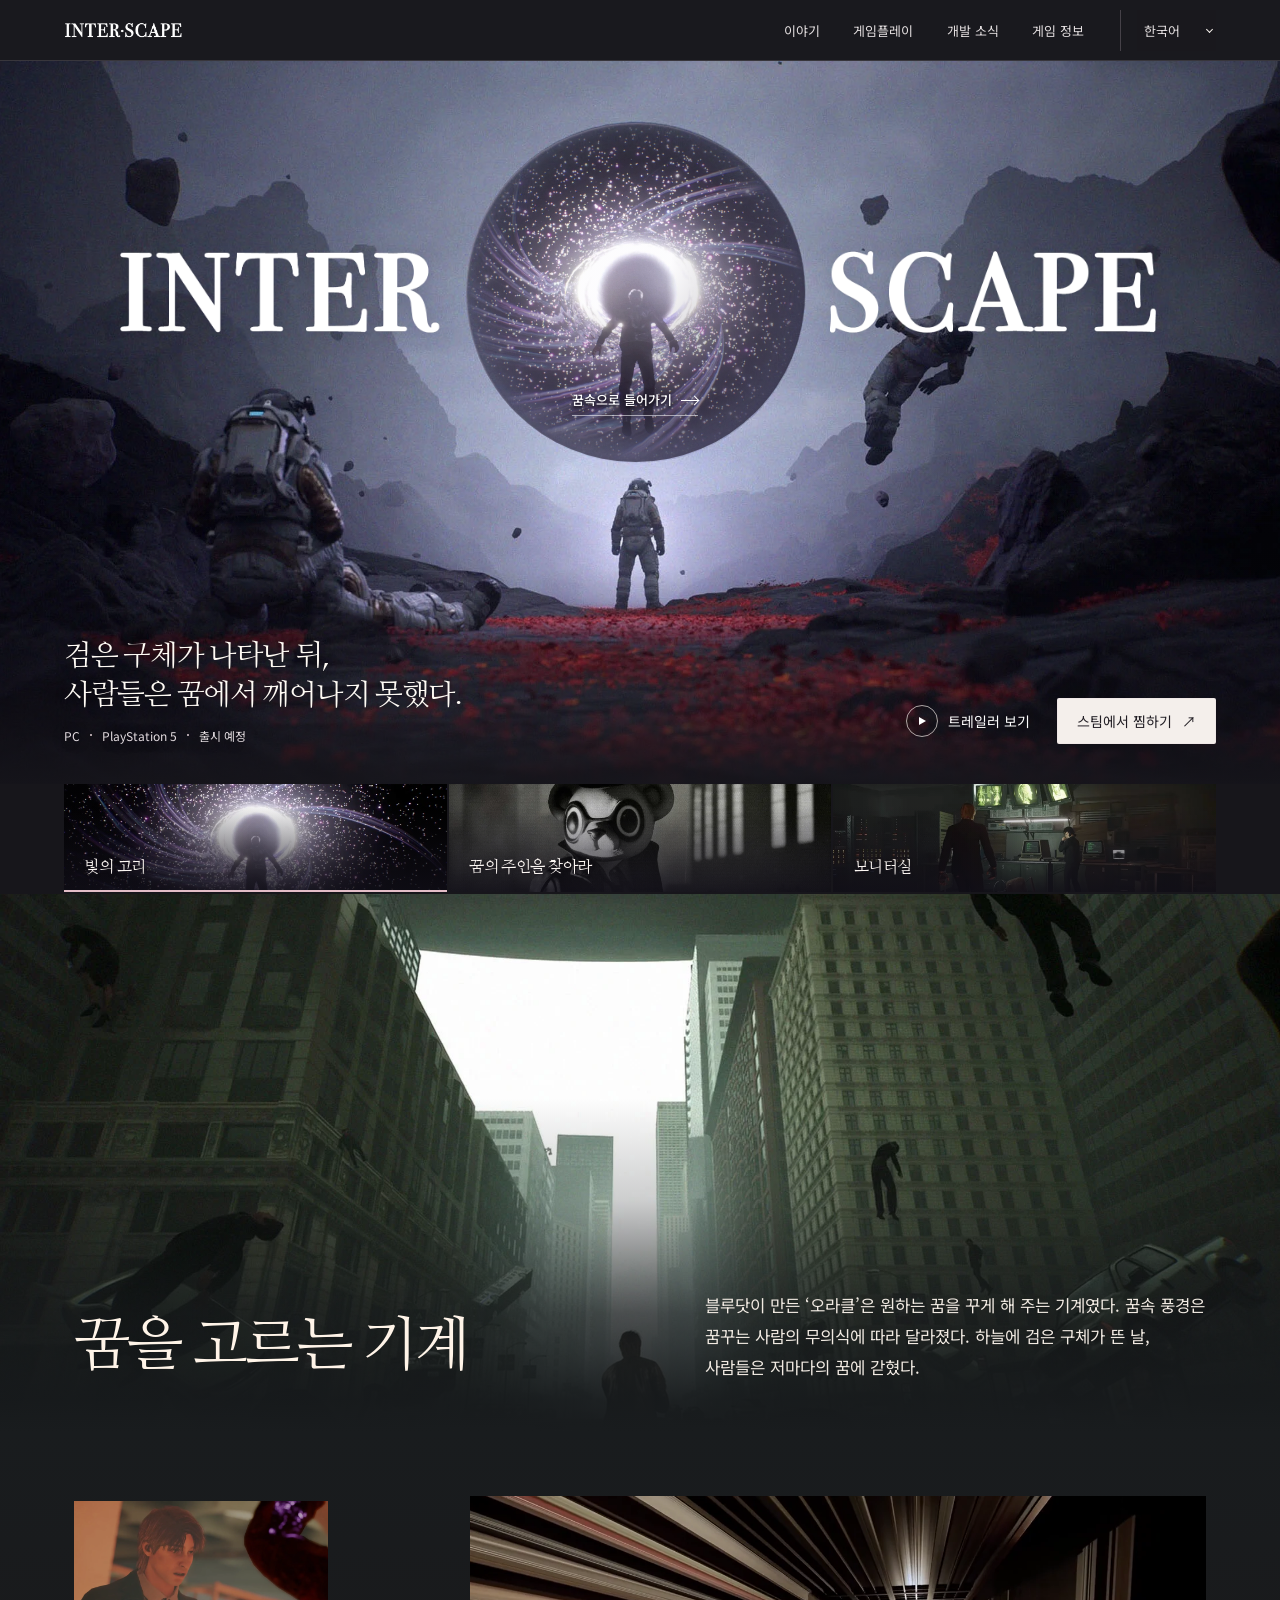
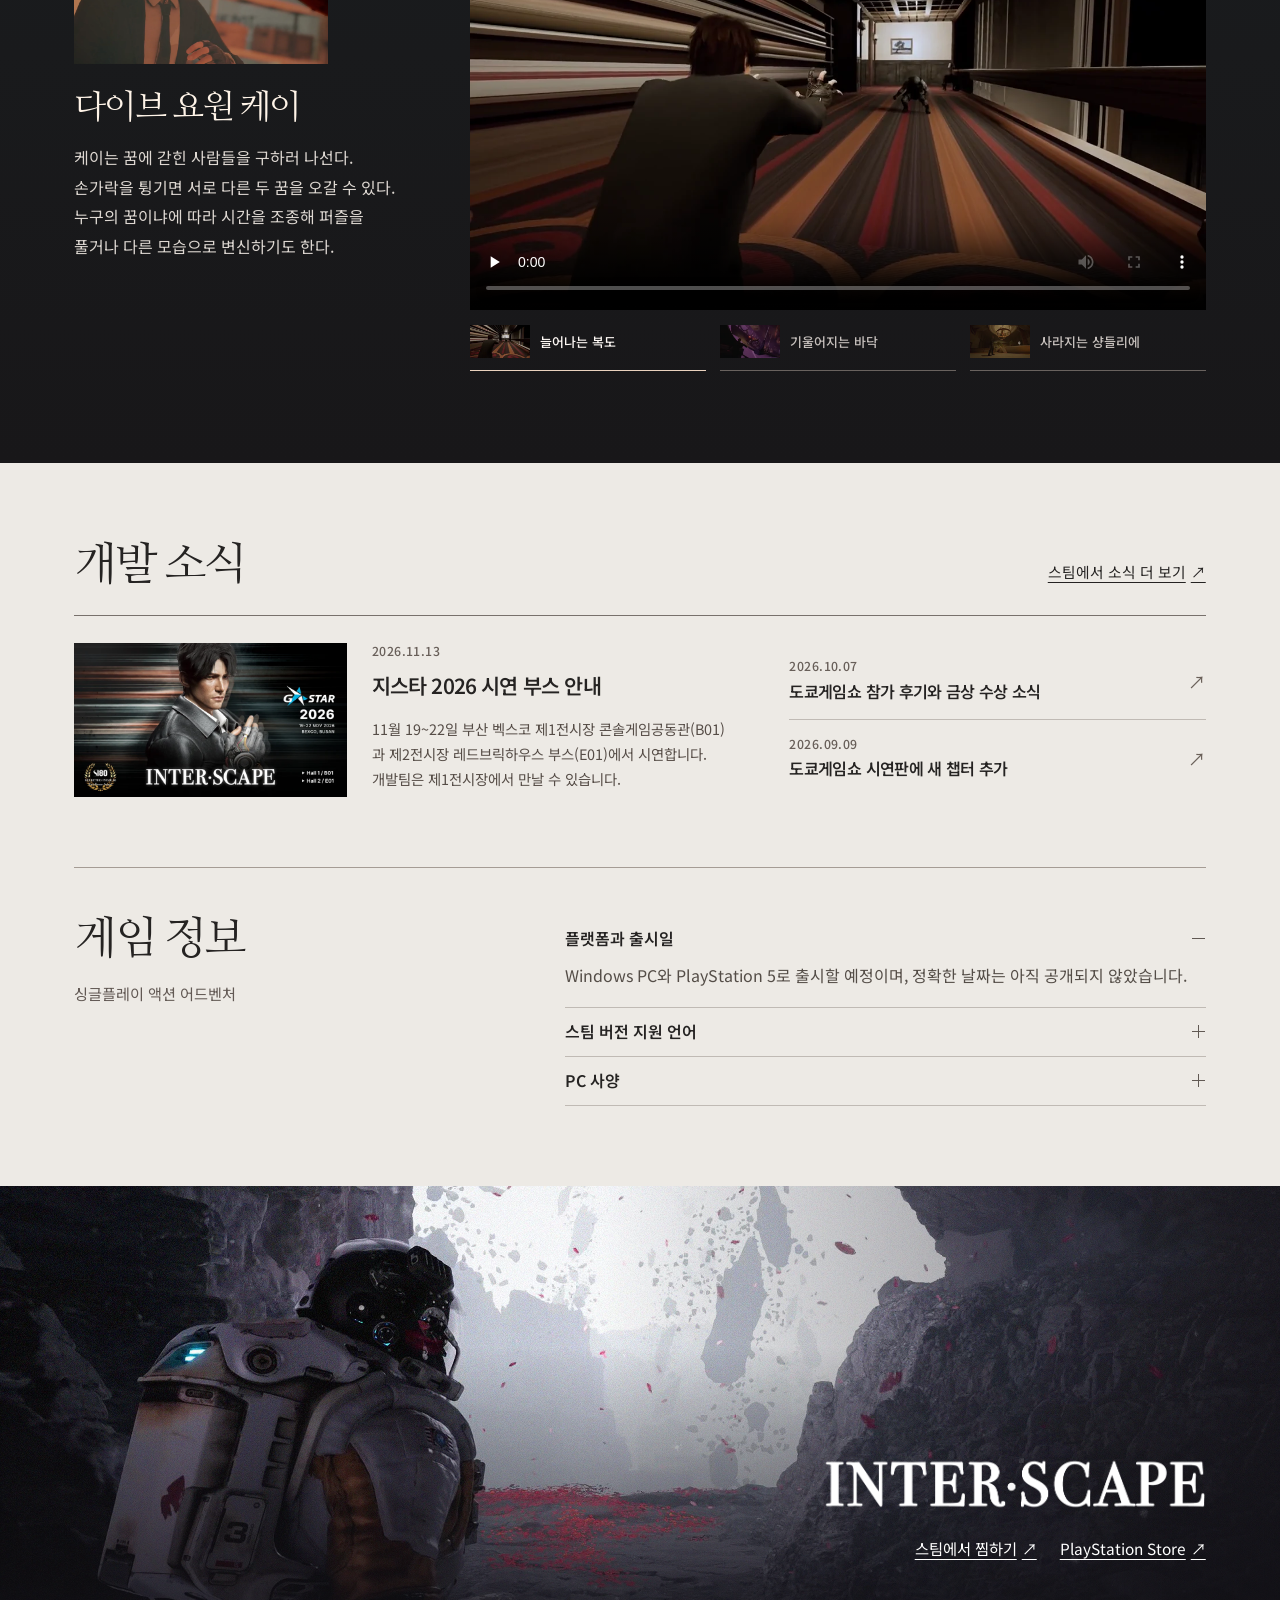
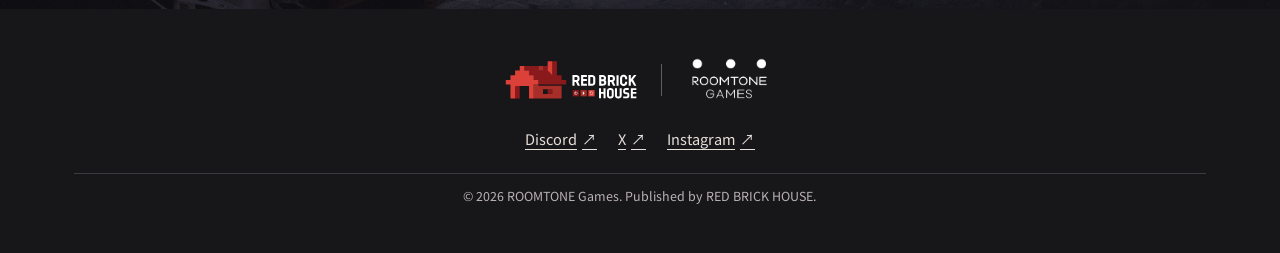
<file: index.html>
<!doctype html>
<html lang="ko">
<head>
  <meta charset="utf-8">
  <meta name="viewport" content="width=device-width, initial-scale=1">
  <meta name="robots" content="noindex, nofollow">
  <meta name="theme-color" content="#191820">
  <title>INTER•SCAPE | 인터스케이프</title>
  <meta name="description" content="검은 구체가 나타난 뒤, 사람들은 꿈에서 깨어나지 못했다. 다른 사람의 꿈에 들어갈 수 있는 요원 케이가 이들을 구하러 나선다. 룸톤게임즈의 액션 어드벤처 INTER•SCAPE.">
  <meta property="og:title" content="INTER•SCAPE"><meta property="og:type" content="website">
  <meta property="og:description" content="검은 구체가 나타난 뒤, 사람들은 꿈에서 깨어나지 못했다. 다른 사람의 꿈에 들어갈 수 있는 요원 케이가 이들을 구하러 나선다. 룸톤게임즈의 액션 어드벤처 INTER•SCAPE.">
  <meta property="og:url" content="https://redbrickhouse.gg/interscape/">
  <meta property="og:image" content="https://redbrickhouse.gg/interscape/img/threshold.webp">
  <link rel="icon" href="data:image/svg+xml,%3Csvg xmlns='http://www.w3.org/2000/svg' viewBox='0 0 64 64'%3E%3Crect width='64' height='64' rx='10' fill='%23afaaba'/%3E%3Ccircle cx='32' cy='32' r='22' fill='%23151920'/%3E%3C/svg%3E">
  <link rel="preload" as="image" href="img/threshold.webp">
  <link rel="stylesheet" href="dive/cover.css?v=ko-2"><link rel="stylesheet" href="dive/chapters.css?v=ko-2"><link rel="stylesheet" href="dive/viewer.css?v=print-1">
  <script src="shift/body-copy.js?v=ko-2" defer></script><script src="dive/viewer.js?v=ko-2" defer></script><script src="dive/cover.js?v=ko-2" defer></script><script src="shift/body.js?v=print-1" defer></script>
</head>
<body data-dream="first">
<a class="skip" href="#top" data-t="skip">본문으로</a>
<header class="mast">
  <div class="mast-inner">
    <a class="home" href="#lobby"><img src="img/logo.png" alt="INTER•SCAPE" width="1642" height="252"></a>
    <nav id="site-nav" class="cover-nav" aria-label="주 메뉴" data-aria="nav"><a href="#story" data-t="storyNav">이야기</a><a href="#gameplay" data-t="playNav">게임플레이</a><a href="#journal" data-t="journalNav">개발 소식</a><a href="#information" data-t="infoNav">게임 정보</a></nav>
    <div class="mast-tools">
      <label class="language"><span class="sr" data-t="language">언어</span><select id="language"><option value="ko">한국어</option><option value="en">English</option><option value="zh">简体中文</option></select><i aria-hidden="true"></i></label>
      <button type="button" class="menu" id="menu-toggle" aria-expanded="false" aria-controls="site-nav" aria-label="메뉴" data-aria="menu" hidden><i></i><i></i></button>
    </div>
  </div>
</header>
<main id="top">
<section class="cover" id="lobby" aria-labelledby="game-title">
  <div class="frame" data-inside="false" data-scene="halo">
    <div class="optics">
      <img class="terrain" src="img/threshold.webp" width="1920" height="1080" fetchpriority="high" alt="">
      <div class="window" aria-hidden="true">
        <img class="dream-image" id="photo-halo" src="dive/art/halo.webp" data-src="dive/art/halo.webp" alt="" width="1920" height="1080">
        <img class="dream-image" id="photo-goggles" data-src="dive/art/goggles.webp" alt="" width="1920" height="1080" hidden>
        <img class="dream-image" id="photo-screens" data-src="dive/art/screens.webp" alt="" width="1920" height="1080" hidden>
        <video id="monitor-film" muted playsinline preload="none" disablepictureinpicture hidden></video>
      </div>
      <div class="lens-glint" aria-hidden="true"></div>
      <div class="globe-shade" aria-hidden="true"></div>
      <div class="ground" aria-hidden="true"></div>
      <h1 id="game-title"><span class="sr">INTER•SCAPE</span><span class="word first" aria-hidden="true"></span><span class="word last" aria-hidden="true"></span></h1>
      <button type="button" id="enter" aria-describedby="portal-desc" hidden><span class="entry-label"><span data-t="enter">꿈속으로 들어가기</span><i class="enter-arrow" aria-hidden="true"></i></span></button>
      <span id="portal-desc" class="sr" data-t="portalDesc">구체 안에 보이는 장면을 크게 봅니다.</span>
      <span class="sr" id="visual-description" role="img" aria-label="붉은 꽃밭에 우주복을 입은 사람이 서 있고, 그 위로 거대한 구체가 떠 있다."></span>
      <span role="status" id="scene-status"></span>
    </div>
    <button class="return" id="leave" type="button" hidden><span aria-hidden="true" class="back-arrow"></span><span data-t="leave">꿈에서 나오기</span></button>
    <div class="cover-foot">
      <div class="scene-title" hidden>
        <h2 id="scene-name">빛의 고리</h2>
        <div class="scene-actions"><a id="full-photo" href="dive/art/halo.webp" target="_blank" rel="noopener"><i class="expand-mark" aria-hidden="true"></i><span data-t="fullPhoto">스크린샷 크게 보기</span></a><button id="monitor-play" type="button" hidden><span class="small-play" aria-hidden="true"></span><span id="monitor-label">영상 재생</span></button></div>
      </div>
      <div class="release"><p class="credit"><span data-t="leadOne">검은 구체가 나타난 뒤,</span> <span data-t="leadTwo">사람들은 꿈에서 깨어나지 못했다.</span></p><p class="platform"><span>PC</span><b aria-hidden="true"></b><span>PlayStation 5</span><b aria-hidden="true"></b><span data-t="release">출시 예정</span></p></div>
      <div class="film-links"><a class="trailer" data-trailer href="https://www.youtube.com/watch?v=OuanYzbB6oQ"><i aria-hidden="true"></i><span data-t="trailer">트레일러 보기</span></a><a class="wishlist" href="https://store.steampowered.com/app/3093160/INTERSCAPE/" target="_blank" rel="noopener"><span data-t="wish">스팀에서 찜하기</span><span aria-hidden="true">↗</span></a></div>
    </div>
  </div>
  <div class="stills" id="worlds" role="group" aria-label="꿈 장면 선택" data-aria="choose" hidden>
    <button data-photo="halo" aria-pressed="true" type="button"><span class="thumb"><img src="dive/art/halo-strip.webp" alt="" width="720" height="278"></span><span data-t="halo">빛의 고리</span></button>
    <button data-photo="goggles" aria-pressed="false" type="button"><span class="thumb"><img src="dive/art/goggles-strip.webp" alt="" width="720" height="278"></span><span data-t="goggles">꿈의 주인을 찾아라</span></button>
    <button data-photo="screens" aria-pressed="false" type="button"><span class="thumb"><img src="dive/art/screens-strip.webp" alt="" width="720" height="278"></span><span data-t="screens">모니터실</span></button>
  </div>
</section>
<section class="cut-story" id="story" aria-labelledby="cut-story-title">
  <figure class="cut-street">
    <div class="cut-street-frames">
      <img class="cut-here" src="img/city.webp" width="1920" height="1080" loading="lazy" decoding="async" alt="" />
      <img class="cut-other" src="img/v3-hero-sphere.webp" width="1920" height="1080" loading="lazy" decoding="async" alt="" />
    </div>
    <figcaption class="sr"><span class="cut-here" data-t="cutStreet">도심 한복판, 텅 빈 도로 위에 사람들이 떠 있다.</span><span class="cut-other" data-t="cutSphere">건물들 위로 거대한 검은 구체가 떠 있다.</span></figcaption>
  </figure>
  <div class="cut-wrap cut-story-credit">
    <h2 id="cut-story-title" data-t="cutOracleTitle">꿈을 고르는 기계</h2>
    <div class="cut-voice"><p data-t="cutOracle">블루닷이 만든 ‘오라클’은 원하는 꿈을 꾸게 해 주는 기계였다. 꿈속 풍경은 꿈꾸는 사람의 무의식에 따라 달라졌다. 하늘에 검은 구체가 뜬 날, 사람들은 저마다의 꿈에 갇혔다.</p></div>
  </div>
</section>
<section class="cut-play" id="gameplay" aria-labelledby="cut-play-title">
  <div class="cut-wrap">
    <div class="cut-k">
      <figure><img src="img/v3-agent-k.webp" width="1920" height="1080" alt="" loading="lazy" decoding="async" /></figure>
      <div class="cut-kwords"><h2 id="cut-play-title" data-t="cutKTitle">다이브 요원 케이</h2>
        <p data-t="cutAbility">케이는 꿈에 갇힌 사람들을 구하러 나선다. 손가락을 튕기면 서로 다른 두 꿈을 오갈 수 있다. 누구의 꿈이냐에 따라 시간을 조종해 퍼즐을 풀거나 다른 모습으로 변신하기도 한다.</p>
      </div>
    </div>
    <figure class="cut-film" data-cut-cinema>
      <div class="cut-takes" role="group" aria-label="플레이 장면 선택" data-aria="cutTakes">
      <button type="button" aria-pressed="true" aria-controls="cut-player" data-cut-reel="corridor" data-t="cutCorridor">늘어나는 복도</button>
      <button type="button" aria-pressed="false" aria-controls="cut-player" data-cut-reel="room" data-t="cutRoom">기울어지는 바닥</button>
      <button type="button" aria-pressed="false" aria-controls="cut-player" data-cut-reel="snap" data-t="cutSnap">사라지는 샹들리에</button>
    </div>
    <div class="cut-screen">
        <video id="cut-player" aria-describedby="cut-scene-description" controls playsinline preload="none" poster="dive/art/corridor-print.webp" width="1280" height="720" aria-label="게임플레이 영상" data-aria="cutVideo"><source src="media/v3-action-play.mp4" type="video/mp4"></video>
      </div>
      <figcaption class="sr" id="cut-scene-description"><p data-cut-note="corridor" data-t="cutClip">케이가 팔을 뻗자 복도 끝이 점점 멀어진다.</p><p data-cut-note="room" data-t="cutRoomClip" hidden>보랏빛 방에서 케이가 딛고 선 바닥이 한쪽으로 기울어진다.</p><p data-cut-note="snap" data-t="cutSnapClip" hidden>케이가 손가락을 튕긴다. 천장의 샹들리에가 사라지고, 맞은편 벽에 둥근 문양이 드러난다.</p></figcaption>
    </figure>
  </div>
</section>
<section class="cut-journal" id="journal" aria-labelledby="cut-news-title">
  <div class="cut-wrap">
    <header class="cut-newshead"><h2 id="cut-news-title" data-t="cutStudio">개발 소식</h2><a href="https://store.steampowered.com/news/app/3093160/" target="_blank" rel="noopener"><span data-t="cutAll">스팀에서 소식 더 보기</span><span aria-hidden="true">↗</span></a></header>
    <a class="cut-newsfeature" href="https://steamcommunity.com/games/3093160/announcements/detail/690899935132910203" target="_blank" rel="noopener">
      <img src="atlas/gstar-2026.webp" width="800" height="450" alt="" loading="lazy" decoding="async">
      <div><time datetime="2026-11-13">2026.11.13</time><h3 data-t="cutGstar">지스타 2026 시연 부스 안내</h3><p data-t="cutBooth">11월 19~22일 부산 벡스코 제1전시장 콘솔게임공동관(B01)과 제2전시장 레드브릭하우스 부스(E01)에서 시연합니다. 개발팀은 제1전시장에서 만날 수 있습니다.</p></div>
      <span class="cut-arrow" aria-hidden="true">↗</span>
    </a>
    <a class="cut-newsline" href="https://store.steampowered.com/news/app/3093160/view/678511862081388592" target="_blank" rel="noopener"><time datetime="2026-10-07">2026.10.07</time><h3 data-t="cutTokyoBack">도쿄게임쇼 참가 후기와 금상 수상 소식</h3><span class="cut-arrow" aria-hidden="true">↗</span></a>
    <a class="cut-newsline" href="https://store.steampowered.com/news/app/3093160/view/705530923042471953" target="_blank" rel="noopener"><time datetime="2026-09-09">2026.09.09</time><h3 data-t="cutTokyo">도쿄게임쇼 시연판에 새 챕터 추가</h3><span class="cut-arrow" aria-hidden="true">↗</span></a>
  </div>
</section>
<section class="cut-info" id="information" aria-labelledby="cut-info-title">
  <div class="cut-wrap cut-infoinner">
    <div><h2 id="cut-info-title" data-t="cutInfo">게임 정보</h2><p class="cut-genre" data-t="cutGenre">싱글플레이 액션 어드벤처</p></div>
    <div class="cut-questions">
      <details open><summary><span data-t="cutReleaseQ">플랫폼과 출시일</span></summary><p data-t="cutReleaseA">Windows PC와 PlayStation 5로 출시할 예정이며, 정확한 날짜는 아직 공개되지 않았습니다.</p></details>
      <details><summary><span data-t="cutLangQ">스팀 버전 지원 언어</span></summary><p data-t="cutLangA">음성은 영어입니다. 메뉴와 자막은 한국어를 포함한 30개 언어를 지원합니다.</p></details>
      <details><summary><span data-t="cutSpecQ">PC 사양</span></summary>
        <dl class="cut-specs">
          <dt data-t="cutMinimum">최소 사양</dt><dd><span data-t="cutMinOS">Windows 10 64비트 · 8 GB RAM</span><span data-t="cutMinCPU">Intel Core i7-8700K / AMD Ryzen 5 1600X</span><span data-t="cutMinGPU">GeForce GTX 1060 6 GB / Radeon RX 5600 XT 6 GB / Intel Arc A380 6 GB</span></dd>
          <dt data-t="cutRecommended">권장 사양</dt><dd><span data-t="cutRecOS">Windows 10/11 64비트 · 16 GB RAM</span><span>Intel Core i7-9700K / AMD Ryzen 7 3700X</span><span>GeForce RTX 3060 / Radeon RX 6600 XT</span></dd>
        </dl>
        <p class="cut-sharedspec" data-t="cutShared">DirectX 12 · 필요한 저장 공간 20 GB</p>
        <p><a data-cut-store-language href="https://store.steampowered.com/app/3093160/INTERSCAPE/?l=koreana#sysreq_anchor" target="_blank" rel="noopener"><span data-t="cutSpecs">스팀에서 사양 확인</span> <span aria-hidden="true">↗</span></a></p></details>
    </div>
  </div>
</section>
<div class="cut-end">
  <img class="cut-endshot" src="dive/art/cave.webp" width="1920" height="1080" alt="" loading="lazy" decoding="async" />
  <div class="cut-endcontent">
    <img class="cut-endtitle" src="img/logo.png" width="1642" height="252" alt="INTER•SCAPE" loading="lazy" decoding="async" />
    <div class="cut-endlinks"><a href="https://store.steampowered.com/app/3093160/INTERSCAPE/" target="_blank" rel="noopener"><span data-t="cutWish">스팀에서 찜하기</span><span aria-hidden="true">↗</span></a>
    <a href="https://store.playstation.com/en-us/concept/10015911" target="_blank" rel="noopener"><span>PlayStation Store</span><span aria-hidden="true">↗</span></a></div>
  </div>
</div>
</main>
<footer id="credits" class="cut-footer"><div class="cut-wrap cut-footerinner">
  <div class="cut-studios">
    <a href="https://redbrickhouse.gg/" target="_blank" rel="noopener"><img src="img/rbh-logo.svg" width="228" height="66" alt="RED BRICK HOUSE" loading="lazy" decoding="async"></a>
    <span class="studio-divider" aria-hidden="true"></span>
    <a href="https://www.roomtonegames.com/" target="_blank" rel="noopener"><img src="img/roomtone-logo.png" width="1920" height="1080" alt="ROOMTONE Games" loading="lazy" decoding="async"></a>
  </div>
  <div class="cut-social"><a href="https://discord.gg/6ThJqwuYvJ" target="_blank" rel="noopener" aria-label="ROOMTONE Games (Discord)">Discord <span aria-hidden="true">↗</span></a><a href="https://x.com/ROOMTONE_Games" target="_blank" rel="noopener" aria-label="ROOMTONE Games (X)">X <span aria-hidden="true">↗</span></a><a href="https://www.instagram.com/roomtone_games/" target="_blank" rel="noopener" aria-label="ROOMTONE Games (Instagram)">Instagram <span aria-hidden="true">↗</span></a></div>
  <small lang="en">© 2026 ROOMTONE Games. Published by RED BRICK HOUSE.</small>
</div></footer>
<dialog id="still-dialog" aria-labelledby="still-title">
  <header class="still-top">
    <h2 id="still-title" aria-live="polite"></h2>
    <button class="still-close" type="button" aria-label="닫기"><span aria-hidden="true">×</span></button>
  </header>
  <div class="still-stage">
    <div class="still-mat"></div>
    <div class="still-error" hidden><span role="status"></span><button class="still-retry" type="button">다시 시도</button></div>
  </div>
  <footer class="still-bottom">
    <a class="still-file" target="_blank" rel="noopener"><span>원본 이미지 열기</span><i aria-hidden="true">↗</i></a>
    <div class="still-pages">
      <button class="still-prev" type="button" aria-label="이전 장면"><span aria-hidden="true">←</span></button>
      <span class="still-count"></span>
      <button class="still-next" type="button" aria-label="다음 장면"><span aria-hidden="true">→</span></button>
    </div>
  </footer>
</dialog>
<dialog id="trailer-modal" aria-labelledby="trailer-title">
  <header><h2 id="trailer-title" data-t="trailerTitle">공식 트레일러</h2><button type="button" data-close aria-label="닫기" data-aria="close">×</button></header>
  <div class="film-host"></div>
  <a href="https://www.youtube.com/watch?v=OuanYzbB6oQ" target="_blank" rel="noopener" data-t="youtube">YouTube에서 보기 ↗</a>
</dialog></body></html>
</file>
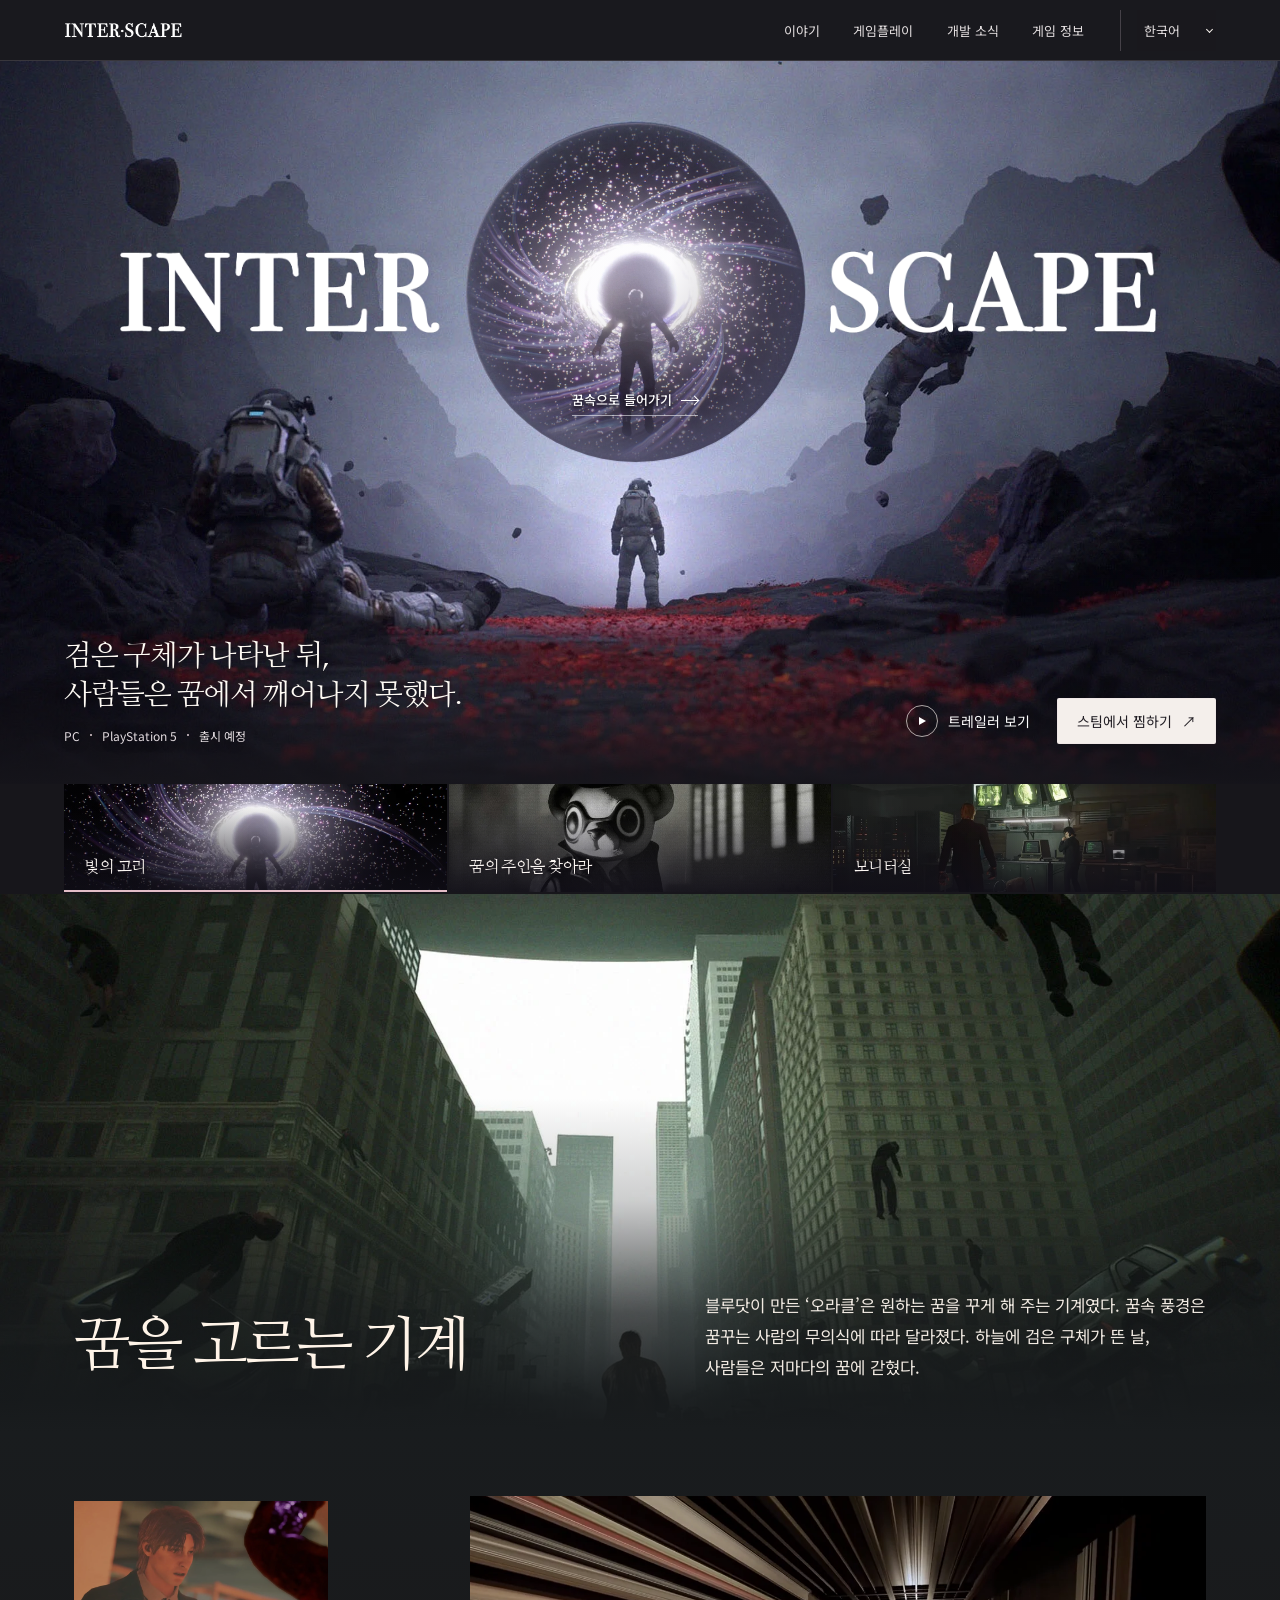
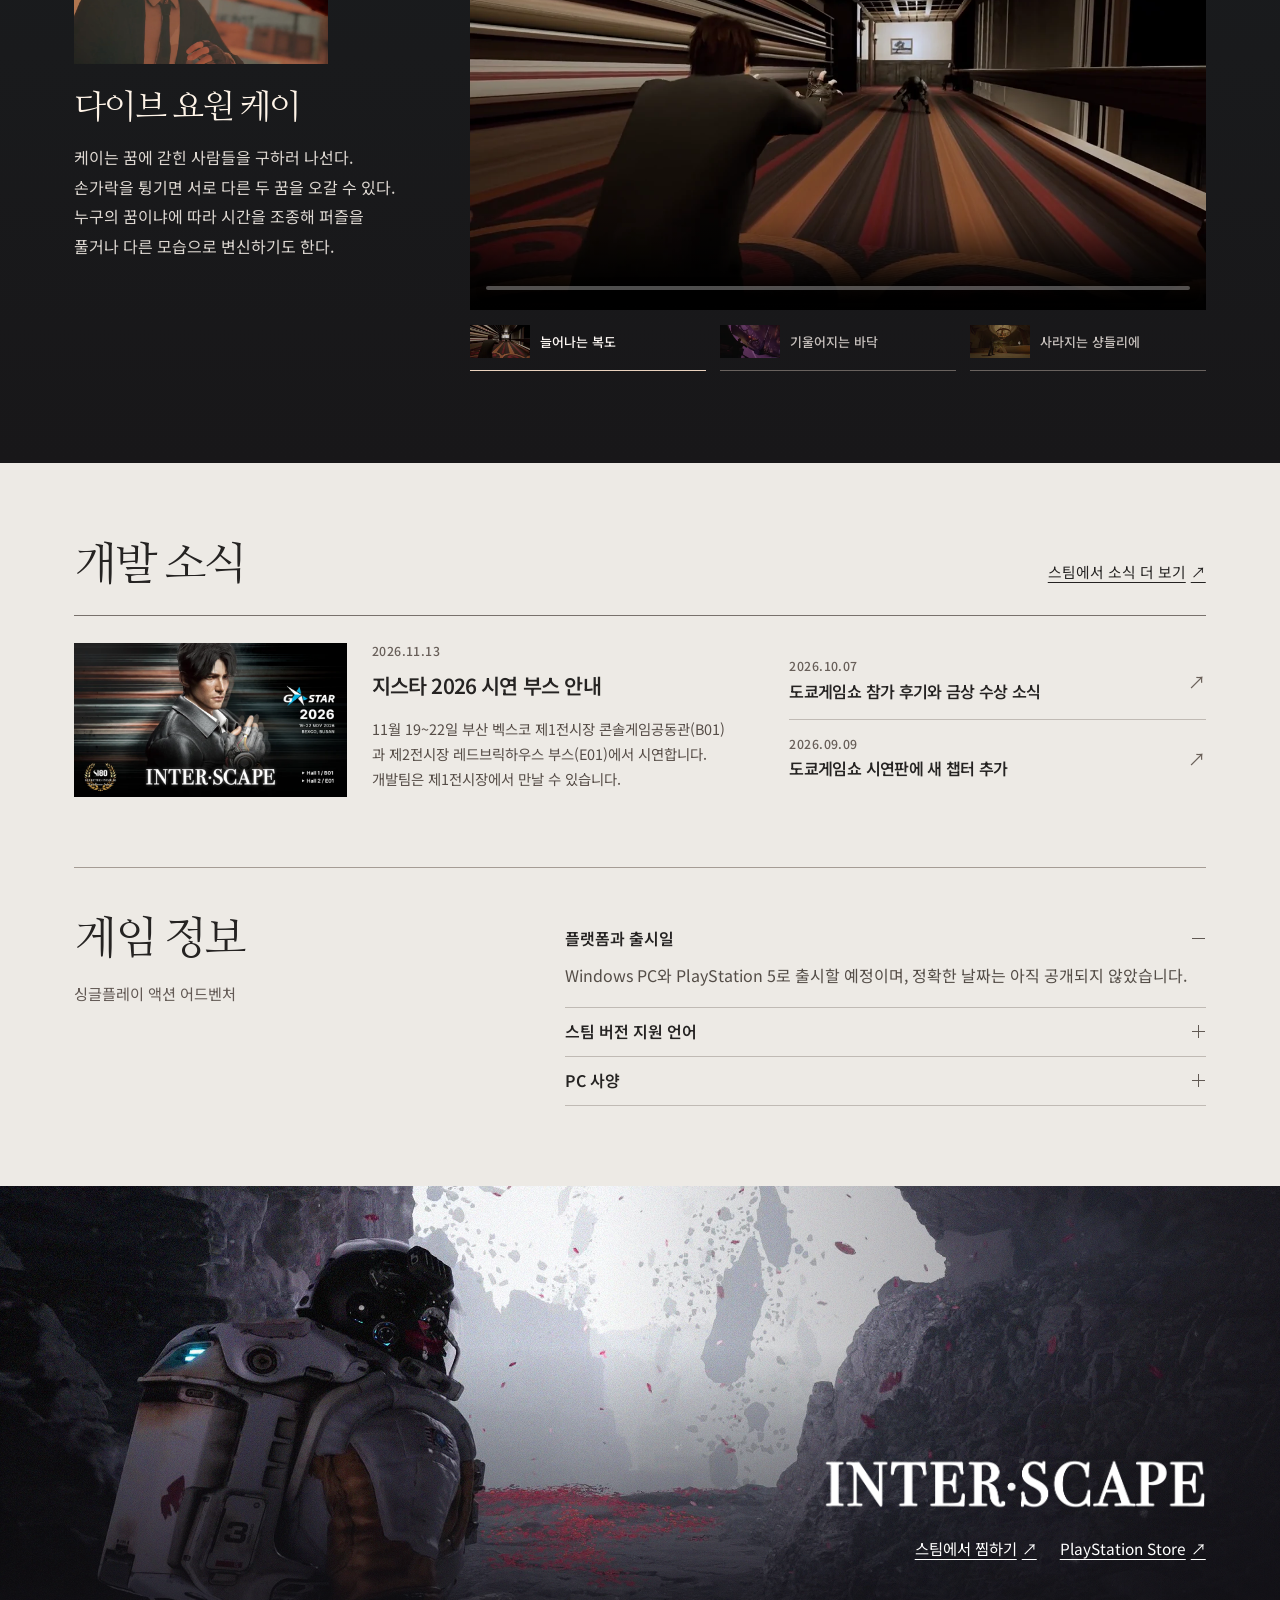
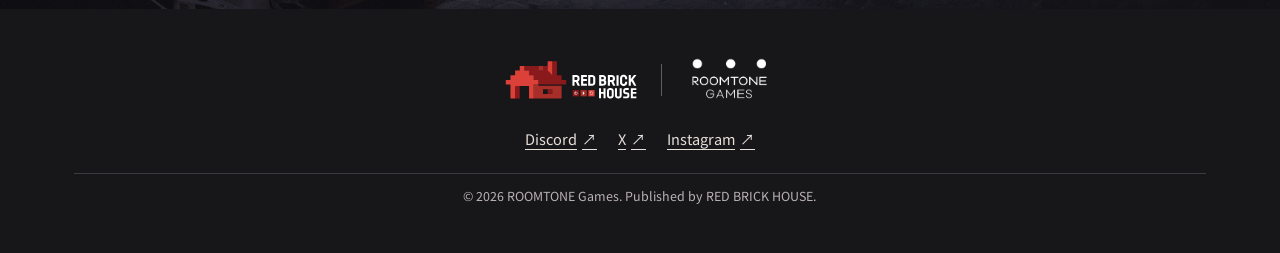
<file: atlas/index.html>
<!doctype html>
<html lang="ko">
<head>
  <meta charset="utf-8">
  <meta name="viewport" content="width=device-width, initial-scale=1">
  <meta name="robots" content="noindex, nofollow">
  <title>INTER•SCAPE</title>
  <link rel="canonical" href="https://redbrickhouse.gg/interscape/">
  <script>
    const home = new URL('../', location.href);
    const lang = new URL(location.href).searchParams.get('lang');
    if (['ko', 'en', 'zh'].includes(lang)) home.searchParams.set('lang', lang);
    const sections = {'#dream-atlas':'#lobby', '#play':'#gameplay', '#story':'#story', '#journal':'#journal', '#information':'#information'};
    home.hash = sections[location.hash] || '';
    location.replace(home);
  </script>
  <noscript><meta http-equiv="refresh" content="0; url=../"></noscript>
</head>
<body><a href="../">INTER•SCAPE 홈페이지</a></body>
</html>
</file>
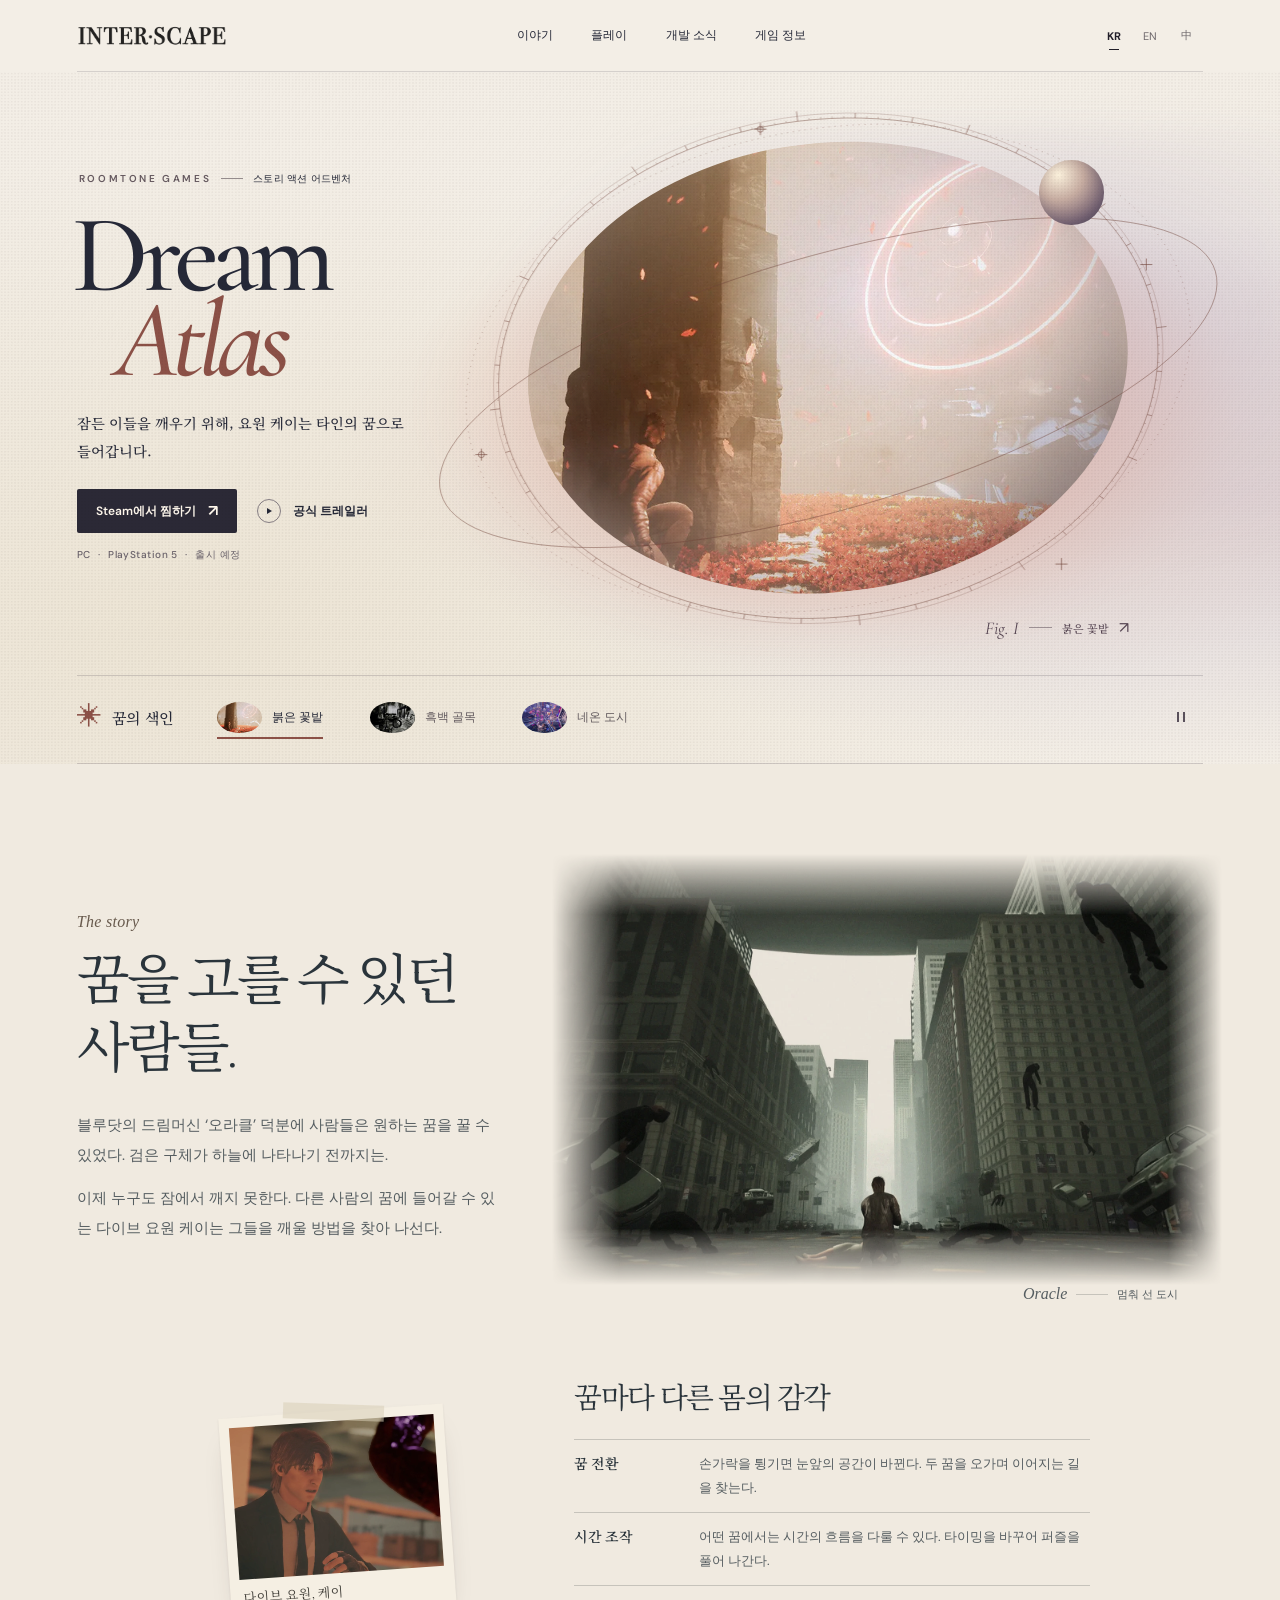
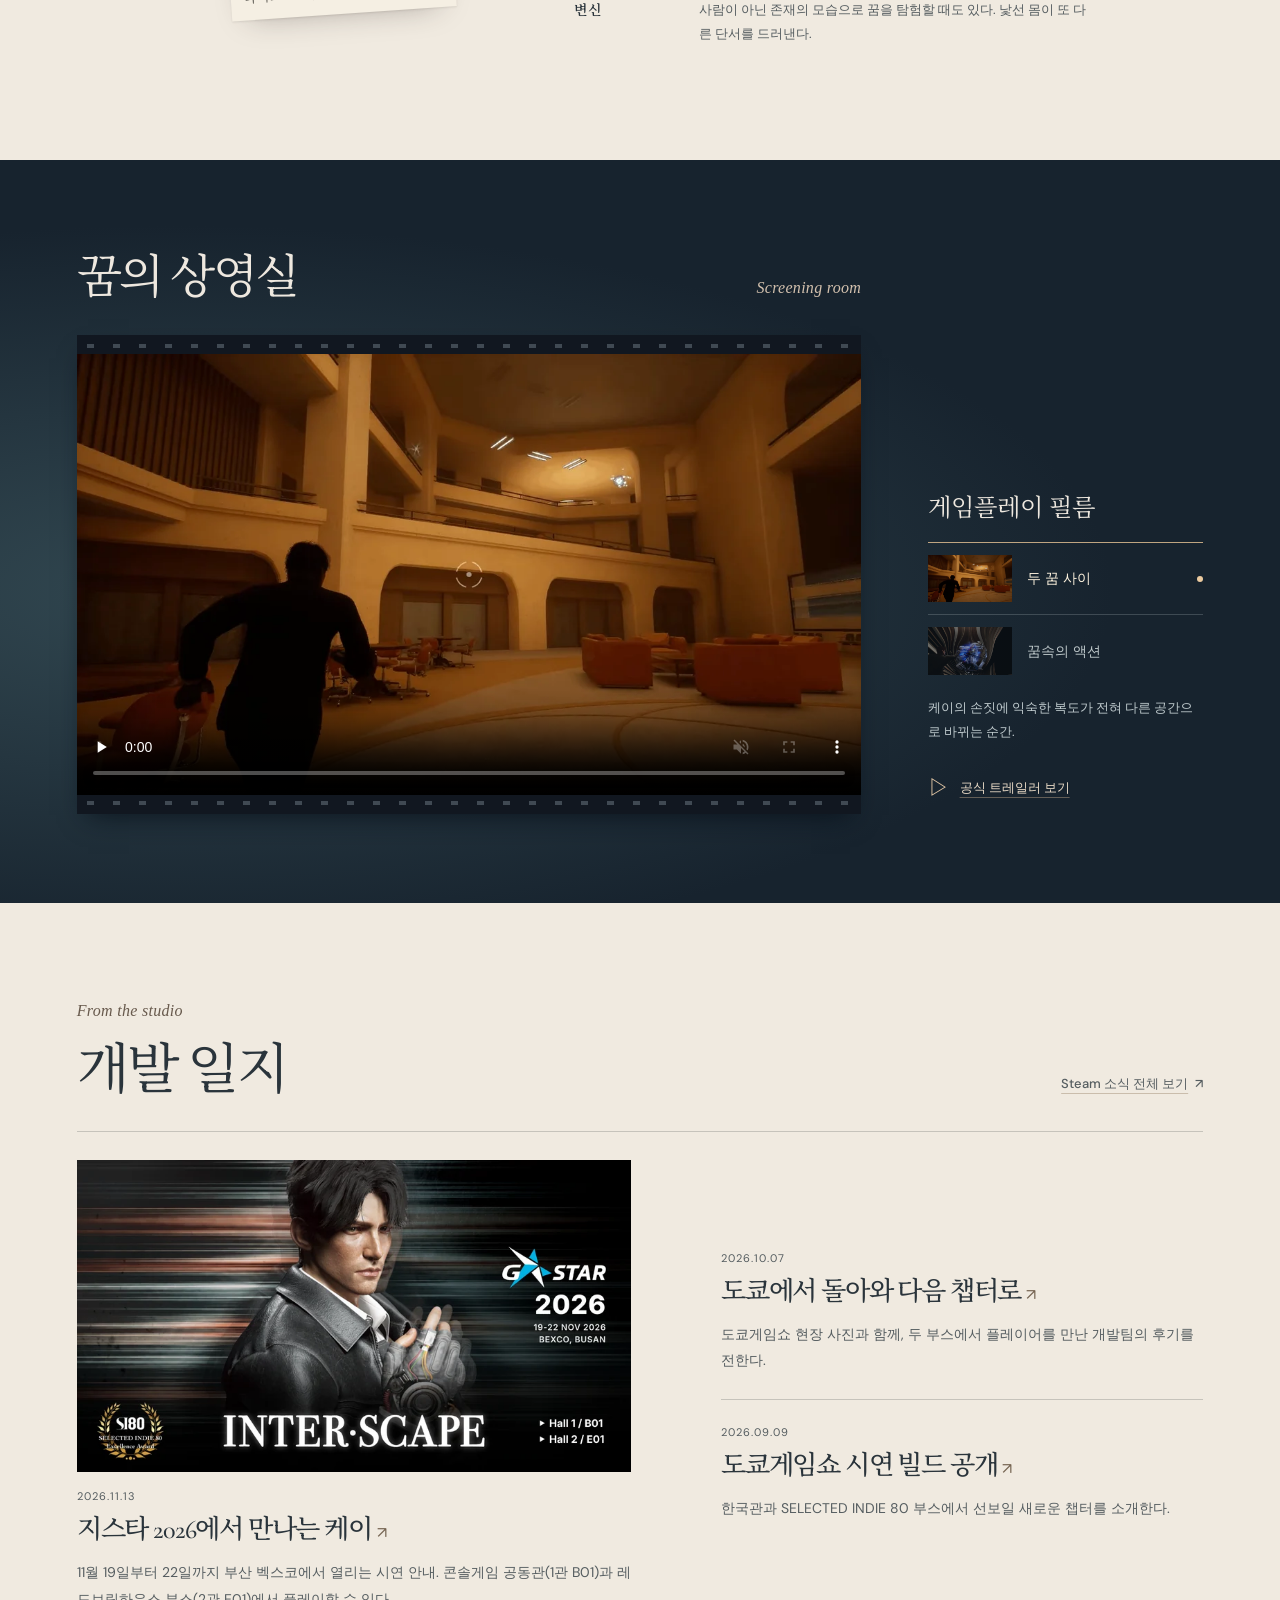
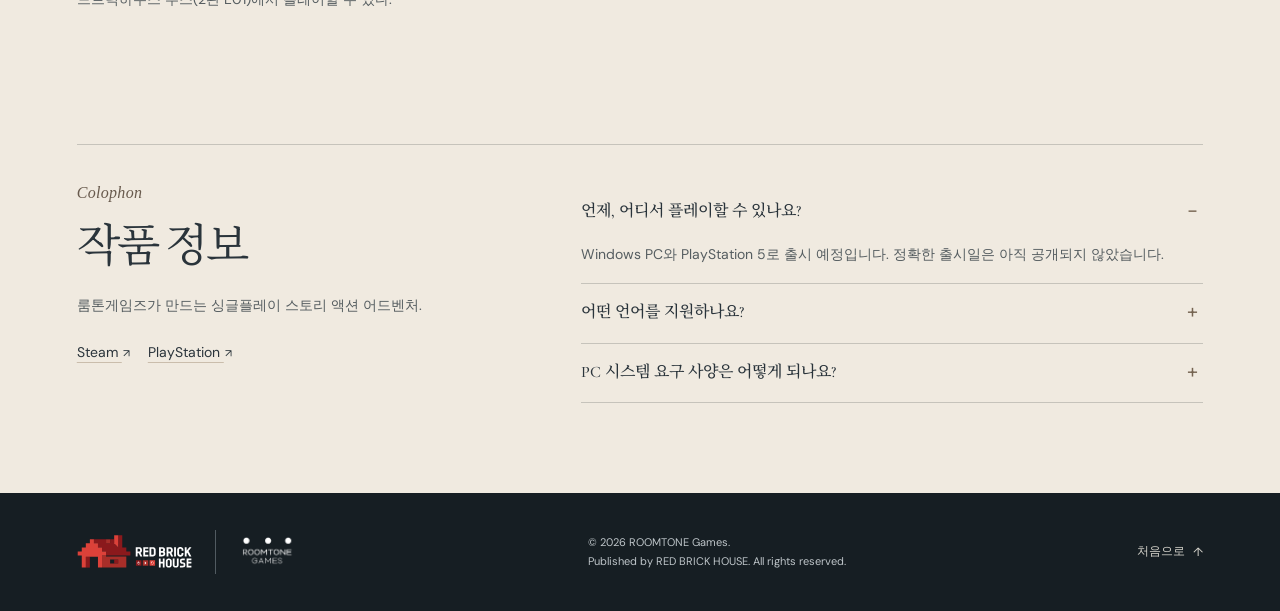
<file: atlas/dream-atlas.html>
<!doctype html>
<html lang="ko">
<head>
  <meta charset="utf-8">
  <meta name="viewport" content="width=device-width,initial-scale=1">
  <meta name="robots" content="noindex, nofollow">
  <meta name="theme-color" content="#f1e9df">
  <title>INTER•SCAPE — Dream Atlas</title>
  <meta name="description" content="요원 케이와 함께 꿈의 지도첩을 펼쳐 보세요. ROOMTONE Games의 스토리 액션 어드벤처 INTER•SCAPE.">
  <meta property="og:title" content="INTER•SCAPE — Dream Atlas">
  <meta property="og:description" content="요원 케이와 함께 꿈의 지도첩을 펼쳐 보세요.">
  <meta property="og:image" content="https://redbrickhouse.gg/interscape/atlas/art/flowers.webp">
  <meta property="og:url" content="https://redbrickhouse.gg/interscape/atlas/dream-atlas.html">
  <meta property="og:type" content="website">
  <link rel="icon" href="data:image/svg+xml,%3Csvg xmlns='http://www.w3.org/2000/svg' viewBox='0 0 64 64'%3E%3Ccircle cx='32' cy='32' r='28' fill='%23483848'/%3E%3Ccircle cx='38' cy='24' r='12' fill='%23f1e9df'/%3E%3C/svg%3E">
  <link rel="preload" as="image" href="art/flowers.webp">
  <link rel="preconnect" href="https://fonts.googleapis.com">
  <link rel="preconnect" href="https://fonts.gstatic.com" crossorigin>
  <link rel="stylesheet" href="https://fonts.googleapis.com/css2?family=Cormorant+Garamond:ital,wght@0,500;0,600;1,500&family=DM+Sans:wght@400;500;600;700&family=Noto+Serif+KR:wght@500;600&family=Noto+Serif+SC:wght@500&display=swap">
  <link rel="stylesheet" href="atlas.css">
  <link rel="stylesheet" href="chapters.css">
  <script src="chapters-copy.js" defer></script>
  <script src="atlas.js" defer></script>
  <script src="chapters.js" defer></script>
</head>
<body>
<a class="a-skip" href="#dream-atlas" data-copy="skip">본문으로</a>
<header class="atlas-header">
  <div class="atlas-wrap atlas-bar">
    <a href="#dream-atlas" class="atlas-brand"><img src="../img/logo.png" alt="INTER•SCAPE" width="1642" height="252"></a>
    <nav class="atlas-nav" aria-label="목차" data-copy-aria="nav">
      <a href="#story" data-copy="navStory">이야기</a><a href="#play" data-copy="navPlay">플레이</a><a href="#journal" data-copy="navJournal">개발 소식</a><a href="#information" data-copy="navInfo">게임 정보</a>
    </nav>
    <div class="atlas-languages" role="group" aria-label="언어" data-copy-aria="language"><button type="button" data-lang="ko" aria-pressed="true" aria-label="한국어">KR</button><button type="button" data-lang="en" aria-pressed="false" aria-label="English">EN</button><button type="button" data-lang="zh" aria-pressed="false" aria-label="简体中文">中</button></div>
  </div>
</header>
<main>
<section id="dream-atlas" class="frontispiece" data-world="flowers" aria-labelledby="atlas-title">
  <div class="atlas-wash" aria-hidden="true"></div>
  <div class="atlas-wrap chart-room">
    <div class="cover-copy">
      <p class="cover-credit">ROOMTONE GAMES <i aria-hidden="true"></i> <span data-copy="genre">스토리 액션 어드벤처</span></p>
      <h1 id="atlas-title"><span class="a-sr">INTER•SCAPE — </span><span>Dream</span> <em>Atlas</em></h1>
      <p class="atlas-lead" data-copy="lead">잠든 이들을 깨우기 위해, 요원 케이는 타인의 꿈으로 들어갑니다.</p>
      <div class="cover-actions">
        <a class="ink-button" href="https://store.steampowered.com/app/3093160/INTERSCAPE/" target="_blank" rel="noopener"><span data-copy="wish">Steam에서 찜하기</span><span aria-hidden="true">↗</span></a>
        <button type="button" class="film-link" data-trailer><span class="play-mark" aria-hidden="true"></span><span data-copy="film">공식 트레일러</span></button>
      </div>
      <p class="cover-platforms">PC <i>·</i> PlayStation 5 <i>·</i> <span data-copy="coming">출시 예정</span></p>
    </div>
    <figure class="orrery" aria-labelledby="plate-name">
      <div class="sphere-mist" aria-hidden="true"></div>
      <div class="planet-art">
        <img id="world-art" src="art/flowers.webp" alt="붉은 꽃밭과 돌기둥 사이로 빛의 고리가 떠 있다." width="1440" height="810" fetchpriority="high">
      </div>
      <canvas id="star-chart" aria-hidden="true"></canvas>
      <span class="satellite" aria-hidden="true"></span>
      <button class="open-plate" data-copy-aria="expandWorld" aria-label="꿈 풍경 크게 보기" type="button"></button>
      <figcaption><span id="plate-figure" aria-hidden="true">Fig. I</span><i></i><span id="plate-name" data-copy="flowers">붉은 꽃밭</span><span class="enlarge-symbol" aria-hidden="true">↗</span></figcaption>
    </figure>
  </div>
  <div class="atlas-wrap plate-index">
    <div class="index-heading"><span class="index-emblem" aria-hidden="true">✳</span><h2 data-copy="worlds">꿈의 색인</h2></div>
    <div class="plate-choices" role="group" aria-label="꿈 풍경 선택" data-copy-aria="choose">
      <button data-world-choice="flowers" aria-pressed="true" type="button"><img src="art/flowers.webp" alt=""><span data-copy="flowers">붉은 꽃밭</span></button>
      <button data-world-choice="noir" aria-pressed="false" type="button"><img src="art/noir.webp" alt=""><span data-copy="noir">흑백 골목</span></button>
      <button data-world-choice="neon" aria-pressed="false" type="button"><img src="art/neon.webp" alt=""><span data-copy="neon">네온 도시</span></button>
    </div>
    <button class="still-toggle" type="button" aria-pressed="false" data-copy-aria="motion" aria-label="배경 움직임 멈추기" hidden><span aria-hidden="true"></span></button>
  </div>
</section>
<section id="story" class="folio-story" aria-labelledby="folio-story-title">
  <div class="atlas-wrap">
    <div class="folio-story-spread">
      <div class="folio-story-text">
        <p class="folio-rubric" lang="en">The story</p>
        <h2 id="folio-story-title" class="folio-title"><span data-copy="storyLeadA">꿈을 고를 수 있던</span> <span data-copy="storyLeadB">사람들.</span></h2>
        <p data-copy="oracleFirst">블루닷의 드림머신 ‘오라클’ 덕분에 사람들은 원하는 꿈을 꿀 수 있었다. 검은 구체가 하늘에 나타나기 전까지는.</p>
        <p data-copy="oracleSecond">이제 누구도 잠에서 깨지 못한다. 다른 사람의 꿈에 들어갈 수 있는 다이브 요원 케이는 그들을 깨울 방법을 찾아 나선다.</p>
      </div>
      <figure class="folio-city">
        <img loading="lazy" decoding="async" width="1920" height="1080" src="../img/city.webp" alt="">
        <figcaption><span lang="en">Oracle</span><span class="folio-figure-rule" aria-hidden="true"></span><span data-copy="oracleCaption">멈춰 선 도시</span></figcaption>
      </figure>
    </div>
    <div class="folio-dossier">
      <figure class="folio-agent">
        <img loading="lazy" decoding="async" width="1920" height="1080" src="../img/v3-agent-k.webp" alt="">
        <figcaption data-copy="agentCaption">다이브 요원, 케이</figcaption>
      </figure>
      <div class="folio-powers">
        <h3 data-copy="powersTitle">꿈마다 다른 몸의 감각</h3>
        <dl>
          <div><dt data-copy="shiftName">꿈 전환</dt><dd data-copy="shiftBody">손가락을 튕기면 눈앞의 공간이 바뀐다. 두 꿈을 오가며 이어지는 길을 찾는다.</dd></div>
          <div><dt data-copy="timeName">시간 조작</dt><dd data-copy="timeBody">어떤 꿈에서는 시간의 흐름을 다룰 수 있다. 타이밍을 바꾸어 퍼즐을 풀어 나간다.</dd></div>
          <div><dt data-copy="shapeName">변신</dt><dd data-copy="shapeBody">사람이 아닌 존재의 모습으로 꿈을 탐험할 때도 있다. 낯선 몸이 또 다른 단서를 드러낸다.</dd></div>
        </dl>
      </div>
    </div>
  </div>
</section>
<section id="play" class="folio-cinema" aria-labelledby="folio-play-title">
  <div class="atlas-wrap folio-booth">
    <div class="folio-projection">
      <div class="folio-cinema-heading">
        <p lang="en" class="folio-rubric">Screening room</p>
        <h2 id="folio-play-title" class="folio-title" data-copy="cinemaHead">꿈의 상영실</h2>
      </div>
      <div class="folio-reel">
        <video id="folio-film" controls muted playsinline preload="none" poster="../img/dream-switch-poster.webp" width="1280" height="720" aria-labelledby="folio-film-name-0">
          <source src="../media/dream-switch.mp4" type="video/mp4">
        </video>
      </div>
    </div>
    <div class="folio-film-menu">
      <h3 data-copy="cinemaChoose">게임플레이 필름</h3>
      <div class="folio-film-options">
        <button class="folio-film-option" type="button" data-film="0" aria-pressed="true" aria-controls="folio-film">
          <img loading="lazy" decoding="async" src="../img/dream-switch-poster.webp" alt="" width="192" height="108">
          <span id="folio-film-name-0" data-copy="filmShift">두 꿈 사이</span>
        </button>
        <button class="folio-film-option" type="button" data-film="1" aria-pressed="false" aria-controls="folio-film">
          <img loading="lazy" decoding="async" src="../img/v3-action-poster.webp" alt="" width="192" height="108">
          <span id="folio-film-name-1" data-copy="filmAction">꿈속의 액션</span>
        </button>
      </div>
      <p class="folio-film-note" data-film-caption="0" data-copy="filmShiftDesc">케이의 손짓에 익숙한 복도가 전혀 다른 공간으로 바뀌는 순간.</p>
      <p class="folio-film-note" data-film-caption="1" data-copy="filmActionDesc" hidden>빠르게 뒤틀리는 공간을 가로지르는 케이의 액션 장면.</p>
      <button type="button" class="folio-trailer-link" data-trailer><span class="folio-projector-icon" aria-hidden="true">▷</span><span data-copy="cinemaTrailer">공식 트레일러 보기</span></button>
    </div>
  </div>
</section>
<section id="journal" class="folio-journal" aria-labelledby="folio-journal-title">
  <div class="atlas-wrap">
    <div class="folio-journal-heading">
      <div><p class="folio-rubric" lang="en">From the studio</p><h2 id="folio-journal-title" class="folio-title" data-copy="journalHead">개발 일지</h2></div>
      <a class="folio-external" href="https://store.steampowered.com/news/app/3093160/" target="_blank" rel="noopener"><span data-copy="allNews">Steam 소식 전체 보기</span><span aria-hidden="true">↗</span></a>
    </div>
    <div class="folio-dispatch">
      <article class="folio-feature-post">
        <a href="https://steamcommunity.com/games/3093160/announcements/detail/690899935132910203" target="_blank" rel="noopener">
          <img src="gstar-2026.webp" width="800" height="450" loading="lazy" decoding="async" alt="">
          <div><time datetime="2026-11-13">2026.11.13</time>
          <h3><span data-copy="post1Head">지스타 2026에서 만나는 케이</span> <span class="folio-outbound" aria-hidden="true">↗</span></h3>
          <p data-copy="post1Body">11월 19일부터 22일까지 부산 벡스코에서 열리는 시연 안내. 콘솔게임 공동관(1관 B01)과 레드브릭하우스 부스(2관 E01)에서 플레이할 수 있다.</p></div>
        </a>
      </article>
      <div class="folio-other-posts">
        <article><a href="https://store.steampowered.com/news/app/3093160/view/678511862081388592" target="_blank" rel="noopener">
          <time datetime="2026-10-07">2026.10.07</time>
          <h3><span data-copy="post2Head">도쿄에서 돌아와 다음 챕터로</span> <span class="folio-outbound" aria-hidden="true">↗</span></h3>
          <p data-copy="post2Body">도쿄게임쇼 현장 사진과 함께, 두 부스에서 플레이어를 만난 개발팀의 후기를 전한다.</p>
        </a></article>
        <article><a href="https://store.steampowered.com/news/app/3093160/view/705530923042471953" target="_blank" rel="noopener">
          <time datetime="2026-09-09">2026.09.09</time>
          <h3><span data-copy="post3Head">도쿄게임쇼 시연 빌드 공개</span> <span class="folio-outbound" aria-hidden="true">↗</span></h3>
          <p data-copy="post3Body">한국관과 SELECTED INDIE 80 부스에서 선보일 새로운 챕터를 소개한다.</p>
        </a></article>
      </div>
    </div>
  </div>
</section>
<section id="information" class="folio-colophon" aria-labelledby="folio-info-title">
  <div class="atlas-wrap folio-colophon-layout">
    <div class="folio-imprint"><p class="folio-rubric" lang="en">Colophon</p><h2 id="folio-info-title" class="folio-title" data-copy="infoHead">작품 정보</h2>
      <p data-copy="infoBlurb">룸톤게임즈가 만드는 싱글플레이 스토리 액션 어드벤처.</p>
      <div class="folio-stores"><a href="https://store.steampowered.com/app/3093160/INTERSCAPE/" target="_blank" rel="noopener">Steam <span aria-hidden="true">↗</span></a><a href="https://store.playstation.com/en-us/concept/10015911" target="_blank" rel="noopener">PlayStation <span aria-hidden="true">↗</span></a></div>
    </div>
    <div class="folio-faq">
      <details open><summary data-copy="releaseQ">언제, 어디서 플레이할 수 있나요?</summary><p data-copy="releaseA">Windows PC와 PlayStation 5로 출시 예정입니다. 정확한 출시일은 아직 공개되지 않았습니다.</p></details>
      <details><summary data-copy="languageQ">어떤 언어를 지원하나요?</summary><p data-copy="languageA">Steam 버전은 한국어를 포함한 30개 언어의 인터페이스와 자막을 지원하며, 음성은 영어입니다.</p></details>
      <details><summary data-copy="requirementsQ">PC 시스템 요구 사양은 어떻게 되나요?</summary><p data-copy="requirementsA">Steam 상점 아래쪽의 ‘시스템 요구 사항’에서 최소 및 권장 사양을 확인할 수 있습니다.</p><a class="folio-external" href="https://store.steampowered.com/app/3093160/INTERSCAPE/#sysreq_anchor" target="_blank" rel="noopener"><span data-copy="requirementsLink">Steam에서 PC 사양 확인</span><span aria-hidden="true">↗</span></a></details>
    </div>
  </div>
</section>
</main>
<footer class="folio-footer">
  <div class="atlas-wrap folio-footer-inner">
    <div class="folio-partners"><a href="https://redbrickhouse.gg/" target="_blank" rel="noopener"><img src="../img/rbh-logo.svg" width="228" height="66" loading="lazy" alt="RED BRICK HOUSE"></a><a href="https://www.roomtonegames.com/" target="_blank" rel="noopener"><img src="../img/roomtone-logo.png" width="527" height="185" loading="lazy" alt="ROOMTONE Games"></a></div>
    <p>© 2026 ROOMTONE Games.<br>Published by RED BRICK HOUSE. All rights reserved.</p>
    <a class="folio-top" href="#dream-atlas"><span data-copy="topLink">처음으로</span><span aria-hidden="true">↑</span></a>
  </div>
</footer>
<dialog class="picture-viewer" aria-labelledby="view-name">
  <header><span id="view-name">붉은 꽃밭</span><button type="button" data-close-view data-copy-aria="close" aria-label="닫기">×</button></header>
  <img class="unfolded-image" width="1440" height="810" alt="">
  <div class="view-controls">
    <button type="button" data-step="-1" data-copy-aria="previous" aria-label="이전 풍경">←</button>
    <span class="view-count"></span>
    <button type="button" data-step="1" data-copy-aria="next" aria-label="다음 풍경">→</button>
  </div>
</dialog>
<dialog class="atlas-dialog" aria-labelledby="film-title">
  <header><h2 id="film-title" data-copy="film">공식 트레일러</h2><button type="button" data-close-film aria-label="닫기" data-copy-aria="close">×</button></header>
  <div class="film-screen"></div>
  <a href="https://www.youtube.com/watch?v=OuanYzbB6oQ" target="_blank" rel="noopener" data-copy="youtube">YouTube에서 보기 ↗</a>
</dialog>
</body>
</html>
</file>
<file: dive/cover.css>
@font-face { font-family:"Site Book KR"; src:url("type/book-ko.woff2?v=ko-2") format("woff2"); font-weight:400; font-display:swap; }
@font-face { font-family:"Site Book SC"; src:url("type/book-zh.woff2") format("woff2"); font-weight:500; font-display:swap; }
@font-face { font-family:"Site Spectral"; src:url("type/book-latin.woff2") format("woff2"); font-weight:400; font-display:swap; }
@font-face { font-family:"Site Sans"; src:url("type/sans-ko.woff2?v=ko-2") format("woff2"); font-weight:400 650; font-display:swap; }
:root {
  color-scheme:dark; --night:#19181d; --ivory:#f6f1ec; --petal:#e3bdc7;
  --sans:"Site Sans","Apple SD Gothic Neo","Malgun Gothic",Arial,sans-serif;
  --serif:"Site Spectral","Site Book KR",Batang,Georgia,serif;
  --edge:clamp(20px,5vw,110px); --mast-height:60px; --strip-height:clamp(88px,8.4vw,141px); scroll-padding-top:calc(var(--mast-height) + 6px);
  color:var(--ivory); background:var(--night); font-family:var(--sans); -webkit-font-smoothing:antialiased;
}
:root:lang(zh) { --serif:"Site Spectral","Site Book SC","Songti SC",serif; --sans:"PingFang SC","Microsoft YaHei","Noto Sans CJK SC",Arial,sans-serif; }
* { box-sizing:border-box; }
body { margin:0; }
button,select { font:inherit; color:inherit; }
button,a,select,summary { touch-action:manipulation; }
button { cursor:pointer; }
a { color:inherit; }
img,video { max-width:100%; }
[hidden] { display:none!important; }
:focus-visible { outline:2px solid #ffddb6; outline-offset:4px; }
.sr,.skip:not(:focus),#scene-status:not([data-error]) { position:absolute!important; width:1px!important; height:1px!important; overflow:hidden!important; clip-path:inset(50%); white-space:nowrap; margin:-1px!important; }
.skip:focus { position:fixed; z-index:30; top:8px; left:8px; padding:12px; background:var(--night); }
.mast { position:sticky; z-index:10; top:0; background:#19191e; border-bottom:1px solid #c4bac12f; }
.mast-inner { min-height:var(--mast-height); max-width:1960px; padding-inline:var(--edge); margin:auto; display:flex; align-items:center; gap:36px; }
.home { display:flex; align-items:center; width:clamp(118px,9.1vw,163px); min-height:44px; flex-shrink:0; }
.home img { display:block; width:100%; height:auto; }
.cover-nav { margin-left:auto; display:flex; gap:clamp(20px,2.6vw,52px); align-items:center; }
.cover-nav a,.language select,.menu { color:#e5e0e1; font-size:13px; }
.cover-nav a { padding:12px 0; text-decoration:none; text-underline-offset:6px; }
.cover-nav a:hover { text-decoration:underline; color:#fff; }
.mast-tools,.language { display:flex; align-items:center; }
.language { position:relative; border-left:1px solid #b7a9b648; padding-left:16px; }
.language select { appearance:none; background:var(--night); cursor:pointer; border:0; padding:11px 20px 11px 7px; }
.language i { position:absolute; right:4px; top:calc(50% - 3px); width:5px; height:5px; border-style:solid; border-width:0 1px 1px 0; transform:rotate(45deg); pointer-events:none; }
.menu { background:transparent; border:0; width:44px; height:44px; padding:12px 5px 12px 13px; }
.menu i { display:block; width:21px; height:1px; background:currentColor; margin:5px 0; }
.menu[aria-expanded=true] i:first-child { transform:translateY(3px) rotate(45deg); }
.menu[aria-expanded=true] i:last-child { transform:translateY(-3px) rotate(-45deg); }
.cover { background:#19181e; }
.frame { position:relative; isolation:isolate; container-type:size; height:clamp(465px,calc(100svh - var(--mast-height) - var(--strip-height) - 9px),920px); }
.optics,.terrain,.window,.ground { position:absolute; inset:0; width:100%; height:100%; }
.optics {
  isolation:isolate; overflow:hidden; background:#464553;
  /* The original 1920 x 1080 still places the sphere at (953,345), radius 253. */
  --iw:max(100cqw,177.77778cqh); --ih:max(56.25cqw,100cqh);
  --cx:calc(50cqw - .00364583 * var(--iw)); --cy:calc(18cqh + .13944444 * var(--ih)); --r:calc(.13177083 * var(--iw));
}
.terrain { object-fit:cover; object-position:50% 18%; pointer-events:none; }
.window { clip-path:circle(var(--r) at var(--cx) var(--cy)); transition:clip-path 980ms cubic-bezier(.54,.02,.18,1); overflow:hidden; }
.dream-image,#monitor-film { position:absolute; left:calc(var(--cx) - var(--r)); top:calc(var(--cy) - var(--r)); width:calc(2 * var(--r)); height:calc(2 * var(--r)); max-width:none; object-fit:cover; object-position:50% 48%; }
.dream-image { transition:left 980ms,top 980ms,width 980ms,height 980ms; transition-timing-function:cubic-bezier(.54,.02,.18,1); }
[data-image=goggles],#photo-goggles { object-position:41% 42%; }
[data-image=screens],#photo-screens { object-position:50% 39%; }
.frame[data-inside=false] .dream-image { mask-image:radial-gradient(closest-side,#000 38%,#000f 58%,#000b 79%,#0005 94%,transparent); }
.globe-shade,.lens-glint,#enter {
  position:absolute; left:calc(var(--cx) - var(--r)); top:calc(var(--cy) - var(--r));
  width:calc(2 * var(--r)); height:calc(2 * var(--r)); border-radius:50%;
}
.globe-shade,.lens-glint,.ground { pointer-events:none; }
.globe-shade { background:radial-gradient(closest-side at 43% 39%,#c0b6dd0a 41%,#28203432 88%,#221d3282 160%); box-shadow:inset 1px 1px 2px #d3cadd61,inset -3px -4px 11px #1c162b65; transition:opacity .4s; }
.lens-glint { z-index:1; opacity:0; background:radial-gradient(ellipse at var(--light-x,40%) var(--light-y,35%),#e5dfed33,transparent 57%); transition:opacity .5s; }
.optics[data-lit] .lens-glint { opacity:1; }
.ground { background:linear-gradient(0deg,#16151bef 0%,#17151d6b 12%,#18171d10 30%,transparent 45%); }
#game-title { margin:0; }
.word { position:absolute; top:var(--cy); transform:translateY(-50%); background:url(../img/logo.png) no-repeat; filter:drop-shadow(0 2px 10px #1a162730); pointer-events:none; transition:opacity .42s,translate .9s; }
.word.first { width:min(25cqw,calc(var(--cx) - var(--r) - var(--edge) - 1vw)); right:calc(100% - var(--cx) + var(--r) + 2cqw); aspect-ratio:770/199; background-size:213.25% auto; background-position:1.84% 54.7%; }
.word.last { width:min(25.55cqw,calc(100cqw - var(--cx) - var(--r) - var(--edge) - 1vw)); left:calc(var(--cx) + var(--r) + 2cqw); aspect-ratio:787/199; background-size:208.65% auto; background-position:99.55% 54.7%; }
#enter { z-index:2; display:flex; align-items:flex-end; justify-content:center; padding:0 0 calc(var(--r)*.27); border:0; background:transparent; color:#fff; }
#enter:focus-visible { outline-offset:5px; }
.entry-label { display:flex; gap:9px; align-items:center; padding:5px 0; border-bottom:1px solid #fff8; font:500 clamp(13px,1vw,16px)/1.5 var(--sans); text-shadow:0 1px 6px #1a1528,0 2px 3px #16131c; }
.enter-arrow,.back-arrow { position:relative; display:inline-block; width:17px; height:1px; background:currentColor; }
.enter-arrow::after,.back-arrow::after { content:""; position:absolute; right:0; top:-3px; height:6px; width:6px; border-style:solid; border-width:1px 1px 0 0; transform:rotate(45deg); }
.back-arrow { transform:rotate(180deg); }
#enter:hover .entry-label { border-color:white; }
.frame[data-inside=true] .window { clip-path:circle(155vmax at var(--cx) var(--cy)); }
.frame[data-inside=true] :is(.dream-image,#monitor-film) { width:100%; height:100%; left:0; top:0; }
.frame[data-inside=true] :is(.globe-shade,.lens-glint,.word) { opacity:0; }
.frame[data-inside=true] .word.first { translate:-6vw 0; }
.frame[data-inside=true] .word.last { translate:6vw 0; }
.return,.cover-foot,#scene-status[data-error] { position:absolute; z-index:3; }
.return { top:22px; right:var(--edge); display:flex; align-items:center; gap:10px; color:white; background:#19171fde; border:1px solid #ffffff68; font-size:13px; border-radius:2px; padding:10px 15px; }
#scene-status[data-error] { left:var(--edge); bottom:24%; padding:10px 14px; background:#201b25; color:white; font-size:14px; }
.cover-foot { left:var(--edge); right:var(--edge); bottom:clamp(20px,3.2vw,47px); display:flex; gap:20px; justify-content:space-between; align-items:flex-end; text-shadow:0 1px 11px #141018a6; pointer-events:none; }
.cover-foot a,.cover-foot button { pointer-events:auto; }
.release p,.scene-title h2 { margin:0; }
.credit,.scene-title h2 { font:400 clamp(25px,2.28vw,44px)/1.32 var(--serif); letter-spacing:-.044em; color:#fffbf5; }
.credit span { display:block; }
.platform { margin-top:11px!important; color:#e3dce0; font-size:12px; display:flex; align-items:center; gap:10px; }
.platform b { height:2px; width:2px; border-radius:50%; background:#e1cfd4; }
.film-links,.scene-actions { display:flex; align-items:center; }
.film-links { gap:clamp(14px,2.1vw,36px); }
.film-links a,.scene-actions a,.scene-actions button { display:inline-flex; align-items:center; justify-content:center; gap:10px; text-decoration:none; font-size:14px; }
.film-links a { min-height:46px; }
.trailer { color:white; }
.trailer i { display:grid; place-items:center; height:32px; width:32px; border-radius:50%; border:1px solid #ede5e1b3; }
.trailer i::after,.small-play { content:""; height:0; width:0; border-block:4px solid transparent; border-left:7px solid currentColor; }
.wishlist { padding:8px 19px; border:1px solid #eee5e5ab; border-radius:2px; background:#f4efeb; text-shadow:none; color:#211e24; }
.wishlist:hover { background:white; }.trailer:hover span,.scene-actions a:hover { text-decoration:underline; text-underline-offset:4px; }
.scene-actions { gap:20px; margin-top:7px; }
.scene-actions a,.scene-actions button { min-height:38px; color:white; font-size:13px; border:0; padding:0; background:transparent; text-shadow:0 1px 4px black; }
#monitor-play[data-state=playing] .small-play { width:7px; height:10px; border:0; border-inline:2px solid; }
.stills { display:grid; grid-template-columns:repeat(3,minmax(0,1fr)); gap:2px; padding:0 var(--edge) 2px; margin:0; background:#17161b; }
.stills button { position:relative; isolation:isolate; display:flex; align-items:flex-end; gap:10px; text-align:start; color:#fcf7f3; height:var(--strip-height); border:0; background:#29252c; padding:0 clamp(11px,1.6vw,30px) 14px; }
.stills .thumb,.thumb img,.stills button::before { position:absolute; inset:0; width:100%; height:100%; }
.stills .thumb { z-index:-2; overflow:hidden; }
.thumb img { display:block; object-fit:cover; transition:transform .55s ease-out; }
.stills button::before { content:""; z-index:-1; background:linear-gradient(0deg,#100e17dc,transparent 80%),linear-gradient(90deg,#110d182b,transparent 63%); }
.stills button[aria-pressed=true]::after { content:""; position:absolute; left:0; right:0; bottom:0; height:2px; background:var(--petal); }
.stills button span:last-child { font:400 clamp(15px,1.25vw,24px)/1.3 var(--serif); letter-spacing:-.035em; text-shadow:0 1px 3px #1a151e; }
.stills button:focus-visible { outline-offset:-4px; }
@media(hover:hover) { .stills button:hover img { transform:scale(1.035); } }
#trailer-modal { padding:0; width:min(1040px,94vw); background:#19191e; color:var(--ivory); border:1px solid #7a7283; }
#trailer-modal::backdrop { background:#0c0b11eb; }
#trailer-modal header { display:flex; padding:6px 18px; align-items:center; justify-content:space-between; }
#trailer-modal h2 { font:400 22px var(--serif); margin:0; }
#trailer-modal button { width:44px; height:44px; border:0; background:none; font-size:26px; }
#trailer-modal>a { display:inline-flex; padding:12px 18px; font-size:14px; }
.film-host { aspect-ratio:16/9; background:black; }
.film-host iframe { width:100%; height:100%; display:block; border:0; }
@media(min-width:681px) and (max-width:900px) {
  .mast-inner { gap:18px; }.cover-nav { gap:18px; }
  .frame { height:clamp(475px,70svh,730px); }.film-links { gap:12px; }.credit { font-size:24px; }
}
@media(max-width:680px) {
  :root { --edge:clamp(16px,5vw,32px); --mast-height:52px; }
  .mast-inner { flex-wrap:wrap; gap:0; justify-content:space-between; }
  .mast-tools { min-height:var(--mast-height); }.home { width:117px; }
  .language { border:0; padding:0; }.language select { font-size:12px; }
  .cover-nav { order:3; width:100%; justify-content:space-between; margin:0; gap:8px; }
  .cover-nav a { font-size:13px; }
  .mast[data-enhanced] .cover-nav { display:none; }
  .mast[data-open] .cover-nav { display:flex; min-height:51px; border-top:1px solid #c4bac13d; }
  .frame { height:clamp(402px,calc(80svh - 54px),710px); }
  .word.first { width:37cqw; right:auto; left:4.7cqw; top:calc(var(--cy) - .78 * var(--r)); }
  .word.last { width:39cqw; left:auto; right:4.7cqw; top:calc(var(--cy) + .83 * var(--r)); }
  #enter { padding-bottom:calc(var(--r)*.43); }.entry-label { font-size:12px; }
  .cover-foot { display:block; bottom:17px; }
  .credit,.scene-title h2 { font-size:clamp(23px,5.7vw,34px); line-height:1.32; }
  .platform { margin-top:7px!important; gap:8px; font-size:11px; }
  .film-links { gap:19px; margin-top:10px; }.film-links a { font-size:12px; min-height:40px; }.wishlist { order:-1; padding:7px 14px; }.trailer i { width:24px; height:24px; }
  .return { top:14px; font-size:12px; }.scene-actions { gap:15px; margin:0; }
  .stills { padding:0; }.stills button { height:clamp(88px,24vw,127px); padding:0 9px 10px; }
  .stills button span:last-child { font-size:clamp(13px,3.4vw,17px); line-height:1.37; word-break:keep-all; }
}
@media(prefers-reduced-motion:reduce) {
  *,*::before,*::after { scroll-behavior:auto!important; }
  .window,.dream-image,.globe-shade,.lens-glint,.word,.thumb img { transition:none; }
}
.expand-mark { width:12px; height:12px; display:inline-block; position:relative; }
.expand-mark::before,.expand-mark::after { position:absolute; width:5px; height:5px; content:""; border:solid currentColor; }
.expand-mark::before { left:0; bottom:0; border-width:0 0 1px 1px; }
.expand-mark::after { right:0; top:0; border-width:1px 1px 0 0; }
</file>
<file: dive/chapters.css>
.cut-story, .cut-play, .cut-journal, .cut-info, .cut-end, .cut-footer {
  --gutter: clamp(24px, 5.8vw, 98px);
  --chapter-ink: #252322;
  --chapter-paper: #edeae5;
  --chapter-rule: #c0bab4;
  color: #f0eae4;
  background: #17181a;
  word-break: keep-all;
  overflow-wrap: break-word;
}
.cut-wrap { width: min(calc(100% - var(--gutter) * 2), 1380px); margin-inline: auto; }
:where(.cut-story, .cut-play, .cut-journal, .cut-info, .cut-end, .cut-footer) :is(h2,h3,p,figure,dl,dd) { margin: 0; }
:where(.cut-story, .cut-play, .cut-journal, .cut-info) h2 {
  font: 500 clamp(2.25rem, 3.7vw, 4.7rem)/1.2 var(--serif);
  letter-spacing: -.055em;
  text-wrap: balance;
}
:where(.cut-story, .cut-play, .cut-journal, .cut-info, .cut-end, .cut-footer) :focus-visible {
  outline: 2px solid currentColor; outline-offset: 4px;
}
:where(.cut-journal, .cut-info, .cut-end, .cut-footer) a { color: inherit; }
.cut-voice, .cut-kwords p, .cut-newsfeature p, .cut-questions p { text-wrap: pretty; }
.cut-story {
  position: relative; isolation: isolate; display: grid; align-items: end;
  background: #191c1e;
}
.cut-street, .cut-story-credit { grid-area: 1 / 1; }
.cut-street { position: relative; min-height: clamp(440px, 42vw, 720px); align-self: stretch; }
.cut-street-frames, .cut-street-frames img { position: absolute; inset: 0; width: 100%; height: 100%; }
.cut-street-frames img { display: block; object-fit: cover; object-position: 50% 56%; transition: opacity .4s ease; }
.cut-street-frames .cut-other { object-position: 50% 42%; opacity: 0; }
.cut-street-frames::after {
  position: absolute; inset: 0; content: "";
  background: linear-gradient(0deg, #191c1e 0%, #171a1cf5 6%, #171a1cc2 22%, #14181a35 43%, transparent 62%);
}
.cut-street figcaption .cut-other, body[data-dream="other"] .cut-street figcaption .cut-here { display: none; }
body[data-dream="other"] .cut-street-frames .cut-here { opacity: 0; }
body[data-dream="other"] .cut-street-frames .cut-other { opacity: 1; }
body[data-dream="other"] .cut-street figcaption .cut-other { display: inline; }
.cut-story-credit {
  position: relative; display: grid; grid-template-columns: 1.05fr .95fr; align-items: end;
  gap: clamp(30px, 6vw, 110px); padding-block: 32px clamp(36px, 3.8vw, 68px);
}
.cut-story-credit h2 { font-size: clamp(2.65rem, 4.6vw, 5.35rem); color: #fff4e8; }
.cut-voice { max-width: 35em; font-size: clamp(1.05rem, 1.24vw, 1.34rem); line-height: 1.85; color: #f1eae2; }
.cut-voice p + p { margin-top: .75em; }

.cut-play { background: linear-gradient(#191c1e, #191a1c 35%, #181719); padding-block: clamp(45px,5vw,82px) clamp(64px,7.2vw,120px); }
.cut-play > .cut-wrap { display: grid; grid-template-columns: minmax(215px,.76fr) minmax(0,1.7fr); align-items: start; gap: clamp(32px,5.2vw,92px); }
.cut-k { min-width: 0; padding-top: 5px; }
.cut-k figure { width: 77%; max-width: 332px; margin: 0 0 clamp(18px,1.9vw,30px); }
.cut-k img { display: block; width: 100%; height: auto; aspect-ratio: 1.55; object-fit: cover; object-position: 40% 38%; }
.cut-kwords h2 { font-size: clamp(1.9rem,2.65vw,3.4rem); color: #fff4e8; }
.cut-kwords p { margin-top: 14px; max-width: 30em; font-size: clamp(1rem,1.13vw,1.2rem); line-height: 1.85; color: #ded8d2; }
.cut-film { min-width: 0; display: flex; flex-direction: column; }
.cut-screen { order: 0; background: #100f10; }
.cut-screen video { display: block; width: 100%; height: auto; aspect-ratio: 16 / 9; }
.cut-takes {
  order: 1; display: grid; grid-template-columns: repeat(3,minmax(0,1fr));
  align-items: stretch; gap: clamp(8px,1.1vw,19px); margin-top: 13px;
}
.cut-takes button {
  display: flex; align-items: center; justify-content: flex-start; min-height: 48px; gap: 10px;
  border: 0; border-radius: 0; border-bottom: 1px solid #69625e; background: transparent;
  padding: 0 0 9px; color: #c6c0bc; font: 500 clamp(.81rem,1vw,1rem)/1.38 var(--sans);
  text-align: start; cursor: pointer; overflow-wrap: anywhere;
}
.cut-takes button::before {
  content: ""; display: block; flex: none; width: clamp(37px,4.7vw,76px);
  aspect-ratio: 16 / 9; background: url(art/clip-strip.webp) left center / 300% auto no-repeat;
  opacity: .68; transition: opacity .18s ease;
}
.cut-takes [data-cut-reel="room"]::before { background-position: 50% center; }
.cut-takes [data-cut-reel="snap"]::before { background-position: right center; }
.cut-takes button[aria-pressed="true"] { color: #fffaf6; border-color: #ead2be; }
.cut-takes button[aria-pressed="true"]::before, .cut-takes button:hover::before { opacity: 1; }
.cut-takes button:hover { color: #fff; }

.cut-journal, .cut-info { color: var(--chapter-ink); background: var(--chapter-paper); }
.cut-journal { padding-block: clamp(55px,6vw,102px) 0; }
.cut-journal > .cut-wrap { display: grid; grid-template-columns: minmax(0,1.22fr) minmax(0,.78fr); gap: 0 clamp(26px,5vw,94px); }
.cut-newshead {
  display: flex; grid-column: 1 / -1; align-items: end; justify-content: space-between;
  gap: 18px; padding-bottom: clamp(16px,1.7vw,28px);
  margin-bottom: clamp(19px,2.1vw,36px); border-bottom: 1px solid #78716c;
}
.cut-newshead h2, .cut-infoinner h2 { font-size: clamp(2.05rem,3.5vw,4.45rem); }
.cut-newshead a, .cut-social a, .cut-questions a, .cut-endlinks a {
  display: inline-flex; align-items: center; gap: 5px;
  text-underline-offset: .26em; text-decoration-thickness: 1px;
}
.cut-newshead a { min-height: 44px; font-size: .92rem; }
.cut-newsfeature, .cut-newsline {
  display: grid; min-width: 0; text-decoration: none; color: inherit;
}
.cut-newsfeature { grid-row: 2 / 4; grid-column: 1; grid-template-columns: .85fr 1.1fr; align-content: center; gap: 5px clamp(15px,1.9vw,32px); }
.cut-newsfeature img { grid-row: 1 / 4; width: 100%; height: auto; align-self: center; }
.cut-newsfeature > div { display: contents; }
.cut-newsfeature :is(time,h3,p) { grid-column: 2; }
.cut-newsfeature .cut-arrow { display: none; }
.cut-journal h3 { font-weight: 570; line-height: 1.48; letter-spacing: -.04em; text-wrap: pretty; }
.cut-newsfeature h3 { font-size: clamp(1.19rem,1.62vw,1.85rem); }
.cut-journal time { font: 500 .77rem/1.4 var(--sans); color: #685f59; font-variant-numeric: tabular-nums; letter-spacing: .035em; }
.cut-newsfeature p { margin-top: 5px; font-size: clamp(.9rem,1.05vw,1.07rem); color: #564d47; line-height: 1.75; }
.cut-newsline { grid-column: 2; grid-template-columns: 1fr auto; gap: 4px 16px; align-content: center; padding-block: 12px; }
.cut-newsline + .cut-newsline { border-top: 1px solid var(--chapter-rule); }
.cut-newsline time, .cut-newsline h3 { grid-column: 1; }
.cut-newsline h3 { font-size: clamp(1.01rem,1.21vw,1.39rem); }
.cut-newsline .cut-arrow { grid-area: 1 / 2 / 3; align-self: center; color: #6a6059; font-size: 1.1rem; }
.cut-journal a:hover h3 { text-decoration: underline; text-underline-offset: .21em; text-decoration-thickness: 1px; }
.cut-info { padding-block: clamp(40px,5.5vw,90px) clamp(52px,6.3vw,105px); }
.cut-infoinner {
  display: grid; grid-template-columns: minmax(175px,.8fr) minmax(0,1.2fr);
  align-items: start; gap: clamp(28px,5vw,90px); border-top: 1px solid #a59c94; padding-top: clamp(26px,3.6vw,62px);
}
.cut-genre { margin-top: 13px; font-size: .95rem; color: #625954; line-height: 1.65; }
.cut-questions { min-width: 0; }
.cut-questions details { border-bottom: 1px solid var(--chapter-rule); }
.cut-questions summary {
  display: flex; align-items: center; justify-content: space-between; gap: 20px; cursor: pointer;
  list-style: none; min-height: 48px; line-height: 1.4; padding-block: 12px;
  font-weight: 580; font-size: clamp(1rem,1.15vw,1.15rem);
}
.cut-questions summary::-webkit-details-marker { display: none; }
.cut-questions summary::after {
  content: ""; flex: none; width: 15px; height: 15px; color: #615953;
  background: linear-gradient(currentColor,currentColor) center / 13px 1px no-repeat,
    linear-gradient(currentColor,currentColor) center / 1px 13px no-repeat;
}
.cut-questions details[open] summary::after { background-size: 13px 1px, 0 0; }
.cut-questions details p { margin-bottom: 17px; max-width: 47em; font-size: 1rem; line-height: 1.72; color: #544d47; }
.cut-specs { display: grid; grid-template-columns: max-content minmax(0,1fr); gap: 15px 22px; margin: 4px 0 19px; font-size: .92rem; line-height: 1.7; }
.cut-specs dt { font-weight: 600; }
.cut-specs dd span { display: block; }
.cut-questions details .cut-sharedspec { font-size: .9rem; margin-bottom: 3px; }
.cut-end {
  position: relative; display: grid; align-items: end; overflow: hidden; isolation: isolate;
  min-height: clamp(324px,33vw,560px); background: #171619;
}
.cut-endshot, .cut-end::before { position: absolute; inset: 0; width: 100%; height: 100%; }
.cut-endshot { z-index: -2; object-fit: cover; object-position: 46% 52%; }
.cut-end::before { z-index: -1; content: ""; background: linear-gradient(0deg,#111015bf 0%,transparent 62%),linear-gradient(270deg,#17141b9c 0%,transparent 53%); }
.cut-endcontent { width: min(calc(100% - var(--gutter) * 2),1380px); margin-inline: auto; padding-block: clamp(27px,3vw,52px); }
.cut-endtitle { display: block; width: clamp(215px,30vw,460px); max-width: 100%; height: auto; margin-left: auto; }
.cut-endlinks { display: flex; flex-wrap: wrap; justify-content: flex-end; align-items: center; gap: 4px clamp(15px,1.8vw,30px); margin-top: 13px; }
.cut-endlinks a { color: white; min-height: 44px; font-size: .96rem; }
.cut-footer { background: #171619; }
.cut-footerinner { display: grid; justify-items: center; gap: 12px; padding-block: clamp(28px,3.6vw,56px); text-align: center; }
.cut-studios, .cut-social { display: flex; justify-content: center; align-items: center; }
.cut-studios { gap: 24px; }
.cut-studios .studio-divider { width: 1px; height: 32px; background: #635b62; }
.cut-social { flex-wrap: wrap; gap: 3px 21px; }
.cut-studios a, .cut-social a { display: inline-flex; align-items: center; min-height: 44px; }
.cut-studios img { display: block; height: 50px; width: auto; }
.cut-studios a:first-child img { height: 38px; }
.cut-social a { color: #e6dfda; font-size: .91rem; }
.cut-footer small { width: 100%; border-top: 1px solid #3e383f; padding-top: 13px; font-size: .78rem; line-height: 1.6; text-wrap: balance; color: #bab2b4; }

@media(max-width: 900px) {
  .cut-play > .cut-wrap { grid-template-columns: minmax(180px,.72fr) minmax(0,1.4fr); gap: 28px; }
  .cut-k figure { width: 90%; }
  .cut-takes button { flex-direction: column; gap: 6px; align-items: flex-start; }
  .cut-takes button::before { width: 55px; }
  .cut-journal > .cut-wrap { grid-template-columns: minmax(0,1.15fr) minmax(0,.85fr); gap: 0 28px; }
  .cut-newsfeature { grid-template-columns: 1fr; }
  .cut-newsfeature img { grid-area: auto; width: min(160px,80%); }
  .cut-newsfeature :is(time,h3,p) { grid-column: 1; }
  .cut-newsfeature time { margin-top: 8px; }
}
@media(max-width: 680px) {
  .cut-story { --gutter: clamp(23px,6.3vw,40px); }
  .cut-street { align-self: start; min-height: 0; height: clamp(262px,67vw,400px); }
  .cut-street-frames::after { background: linear-gradient(0deg,#191c1e, #191c1e69 13%,transparent 36%); }
  .cut-story-credit { display: block; margin-top: clamp(231px,57vw,340px); padding: 0 0 33px; }
  .cut-story-credit h2 { font-size: clamp(2.1rem,7.2vw,3.2rem); }
  .cut-voice { font-size: 1rem; line-height: 1.78; margin-top: 14px; }
  .cut-play { padding-block: 20px 44px; }
  .cut-play > .cut-wrap { display: block; }
  .cut-k { display: grid; grid-template-columns: minmax(85px,.65fr) minmax(0,1.35fr); align-items: center; gap: 18px; padding: 0; }
  .cut-k figure { width: 100%; margin: 0; }
  .cut-k img { aspect-ratio: .68; object-position: 39% 47%; }
  .cut-kwords h2 { font-size: clamp(1.53rem,5.5vw,2.35rem); }
  .cut-kwords p { margin-top: 10px; font-size: .965rem; line-height: 1.7; }
  .cut-film { margin-top: 27px; }
  .cut-takes button { flex-direction: column; gap: 6px; }
  .cut-takes button::before { width: 100%; aspect-ratio: 2.45; }
  .cut-takes { margin-top: 9px; gap: 8px; }
  .cut-screen { margin-inline: calc(-1 * var(--gutter)); }
  .cut-journal { padding-top: 43px; }
  .cut-journal > .cut-wrap, .cut-infoinner { display: block; }
  .cut-newshead { gap: 15px; align-items: center; padding-bottom: 12px; margin-bottom: 18px; }
  .cut-newshead h2,.cut-infoinner h2 { font-size: clamp(1.88rem,6.2vw,2.7rem); }
  .cut-newshead a { font-size: .79rem; }
  .cut-newsfeature { grid-template-columns: minmax(91px,32%) minmax(0,1fr); gap: 3px 15px; padding-bottom: 17px; border-bottom: 1px solid var(--chapter-rule); }
  .cut-newsfeature img { grid-area: 1 / 1 / 3; width: 100%; }
  .cut-newsfeature time { margin: 0; grid-area: 1 / 2; align-self: end; }
  .cut-newsfeature h3 { grid-area: 2 / 2; align-self: start; line-height: 1.37; }
  .cut-newsfeature p { grid-column: 1 / -1; margin-top: 8px; }
  .cut-newsline { padding-block: 14px; }
  .cut-info { padding-block: 25px 45px; }
  .cut-infoinner { padding-top: 24px; }
  .cut-infoinner > div:first-child { margin-bottom: 13px; }
  .cut-genre { margin-top: 7px; }
  .cut-end { min-height: 300px; }
  .cut-endshot { object-position: 33% 50%; }
  .cut-endcontent { padding-block: 18px; }
  .cut-endtitle { width: clamp(191px,55vw,295px); }
  .cut-endlinks { margin-top: 4px; }
  .cut-endlinks a { font-size: .84rem; }
  .cut-footerinner { gap: 8px; padding-block: 24px; }
  .cut-footer small { margin-top: 4px; }
}
@media(max-width: 600px) {
  .cut-studios { flex-direction: column; gap: 8px; }
  .cut-studios .studio-divider { width: 64px; height: 1px; }
  .cut-studios img { height: 40px; }
  .cut-studios a:first-child img { height: 30px; }
}
@media(max-width: 380px) {
  .cut-k { grid-template-columns: minmax(78px,.56fr) minmax(0,1.44fr); gap: 13px; }
  .cut-specs { grid-template-columns: 1fr; gap: 3px; }
  .cut-specs dt:not(:first-child) { margin-top: 9px; }
}
@media(prefers-reduced-motion: reduce) { .cut-street-frames img, .cut-takes button::before { transition: none; } }
</file>
<file: dive/viewer.css>
html:has(#still-dialog[open]) { overflow:hidden; }
#still-dialog {
  --viewer-edge:clamp(14px,2.2vw,36px);
  width:min(96vw,calc((94dvh - 116px)*16/9 + 2px),1770px);
  max-width:100%; max-height:96dvh; padding:0; overflow:auto; overscroll-behavior:contain;
  background:#211f25; border:1px solid #79727b; color:#f5f0eb;
  box-shadow:0 17px 80px #03030866;
}
#still-dialog::backdrop { background:#100e14ee; }
.still-top,.still-bottom,.still-pages,.still-file { display:flex; align-items:center; }
.still-top,.still-bottom { justify-content:space-between; gap:14px; padding-inline:var(--viewer-edge); }
.still-top { min-height:54px; }
#still-title { margin:0; font:400 clamp(18px,1.5vw,25px)/1.3 var(--serif); letter-spacing:-.035em; }
#still-dialog button { color:inherit; background:none; padding:0; border:0; font:inherit; }
.still-close,.still-prev,.still-next { display:grid; place-items:center; min-width:44px; min-height:44px; }
.still-close span { font:300 28px/1 var(--sans); }
#still-dialog .still-close { margin-right:-10px; }
.still-stage { position:relative; background:#101013; touch-action:pan-y pinch-zoom; }
.still-mat { position:relative; width:100%; aspect-ratio:16/9; overflow:hidden; }
.still-mat img { display:block; width:100%; height:100%; object-fit:contain; animation:still-develop .20s ease-out; }
@keyframes still-develop { from { opacity:.82; } to { opacity:1; } }
.still-error { position:absolute; inset:auto 0 0; align-items:center; justify-content:center; gap:14px; padding:10px 15px; background:#221e25ed; font-size:13px; }
.still-error:not([hidden]) { display:flex; }
#still-dialog .still-retry { text-decoration:underline; text-underline-offset:4px; min-height:32px; white-space:nowrap; }
.still-bottom { min-height:50px; }
.still-file { gap:7px; color:#e0d9dd; line-height:1.35; min-height:44px; font-size:13px; text-decoration:none; }
.still-file:hover,.still-file:focus-visible { text-decoration:underline; text-underline-offset:4px; }
.still-file i { font-style:normal; }
.still-pages { gap:4px; margin-right:-12px; }
#still-dialog .still-pages button { font:19px/1 var(--sans); }
.still-count { min-width:44px; text-align:center; font:400 13px/1 var(--sans); font-variant-numeric:tabular-nums; color:#bfb6c0; white-space:nowrap; }
#still-dialog button:hover { background:#fff1; }
#still-dialog :focus-visible { outline:2px solid #f2e2c6; outline-offset:-3px; border-radius:2px; }
@media(max-width:700px) {
  #still-dialog { width:100vw; max-width:100%; border-width:1px 0; }
  .still-top,.still-bottom { min-height:48px; }
}
@media(orientation:landscape) and (max-height:530px) {
  #still-dialog { width:min(100vw,calc((100dvh - 90px)*16/9)); max-height:100dvh; }
  .still-top,.still-bottom { min-height:44px; }
}
@media(prefers-reduced-motion:reduce) { .still-mat img { animation:none; } }
</file>
<file: atlas/atlas.css>
:root {
  --ink: #252837;
  --paper: #f0eae0;
  --sans: "DM Sans", "Noto Sans CJK KR", "Apple SD Gothic Neo", "Malgun Gothic", sans-serif;
  --serif: "Cormorant Garamond", "Noto Serif KR", "Noto Serif SC", Georgia, serif;
  --book: "Noto Serif KR", "Noto Serif SC", Georgia, serif;
  color-scheme: light;
  font-family: var(--sans);
  color: var(--ink);
  background: var(--paper);
  -webkit-font-smoothing: antialiased;
}
* { box-sizing: border-box; }
body { margin: 0; }
img, video { max-width: 100%; }
button, select { font: inherit; color: inherit; }
button, a { -webkit-tap-highlight-color: transparent; }
button { cursor: pointer; }
a { color: inherit; }
:focus-visible { outline: 2px solid #936443; outline-offset: 5px; }
[hidden] { display: none !important; }
.atlas-wrap { width: min(1232px, calc(100% - clamp(40px, 12vw, 176px))); margin-inline: auto; }
.a-sr { position: absolute; width: 1px; height: 1px; clip-path: inset(50%); overflow: hidden; white-space: nowrap; }
.a-skip { position: fixed; top: -5rem; left: 12px; z-index: 50; padding: 10px 18px; background: var(--ink); color: white; }
.a-skip:focus { top: 5px; }
.atlas-header { background: #f3eee6; position: relative; z-index: 3; }
.atlas-bar { display: flex; align-items: center; justify-content: space-between; gap: 18px; height: 72px; border-bottom: 1px solid #4f4c542e; }
.atlas-brand { display: inline-flex; width: 149px; padding-block: 8px; }
.atlas-brand img { filter: brightness(0) saturate(1); opacity: .86; width: 100%; height: auto; }
.atlas-nav, .atlas-languages { display: flex; align-items: center; }
.atlas-nav { gap: clamp(15px, 3vw, 44px); }
.atlas-nav a { text-decoration: none; font-size: 12px; padding-block: 12px; }
.atlas-nav a:hover { text-decoration: underline; text-underline-offset: 5px; }
.atlas-languages { gap: 2px; }
.atlas-languages button { background: none; border: 0; min-width: 34px; min-height: 40px; font-size: 11px; color: #6d676b; position: relative; }
.atlas-languages button[aria-pressed=true] { color: #211e29; font-weight: 700; }
.atlas-languages button[aria-pressed=true]::after { content: ""; position: absolute; bottom: 6px; left: 35%; right: 35%; height: 1px; background: currentColor; }
.frontispiece {
  --tint: #dda293;
  --glow: #c7bbce;
  --line: #8c5147;
  --wash-a: #e6d2c8;
  --wash-b: #ece4d4;
  position: relative; isolation: isolate; overflow: clip;
  background: #f3eee6; color: var(--ink);
}
.frontispiece[data-world=noir] { --tint: #9aa4ad; --glow: #aac3c5; --line: #4d676c; --wash-a: #ccd1cc; --wash-b: #e3e3d8; }
.frontispiece[data-world=neon] { --tint: #b088ae; --glow: #b8a6d5; --line: #735478; --wash-a: #dccbdc; --wash-b: #d6d7e6; }
.atlas-wash {
  position: absolute; z-index: -2; inset: 0; pointer-events: none;
  background: radial-gradient(ellipse at 72% 54%, var(--wash-a), transparent 45%),
    radial-gradient(ellipse at 96% 61%, var(--glow) -40%, transparent 46%),
    radial-gradient(ellipse at 15% 80%, var(--wash-b), transparent 60%);
}
.frontispiece::after {
  content: ""; pointer-events: none; position: absolute; inset: 0; z-index: 3;
  background-image: radial-gradient(ellipse at center, #59484140 .46px, transparent .86px), repeating-linear-gradient(114deg, transparent 0 4px, #7463570a 4.2px 4.6px, transparent 4.8px 9px);
  background-size: 3.35px 3.13px, 15px 19px; opacity: .33; mix-blend-mode: multiply;
}
.chart-room { position: relative; display: grid; grid-template-columns: 34% 66%; align-items: center; min-height: clamp(490px, 67svh, 660px); }
.cover-copy { padding: 32px 0 45px; position: relative; z-index: 2; }
.cover-credit { display:flex; align-items:center; gap:10px; margin: 0 0 clamp(16px, 3vh, 31px) 2px; font: 600 10px/1.6 var(--sans); letter-spacing: .26em; color: #65595f; }
.cover-credit span { font-family:var(--sans); font-weight:500; font-size:10px; letter-spacing:.02em; color:var(--ink); }
.cover-credit i { width:22px; height:1px; background:currentColor; opacity:.65; }
#atlas-title { margin: 0 0 22px -5px; font: 500 clamp(83px, 8.6vw, 138px)/.75 var(--serif); letter-spacing: -.065em; }
#atlas-title > span:not(.a-sr), #atlas-title em { display: block; }
#atlas-title em { margin: .025em 0 0 .38em; font-weight: 500; color: var(--line); }
.atlas-lead { max-width: 23em; margin: 29px 0 23px; font: 500 clamp(14px,1.12vw,17px)/1.95 var(--book); word-break: keep-all; overflow-wrap: break-word; }
.cover-platforms { margin:14px 0 0; color:#69616a; font:500 10px/1.6 var(--sans); letter-spacing:.045em; }
.cover-platforms i { margin-inline:4px; font-style:normal; }
.cover-actions { display: flex; align-items: center; gap: 20px; flex-wrap: wrap; }
.ink-button, .film-link { display: inline-flex; align-items: center; gap: 12px; min-height: 44px; justify-content: center; font: 600 12px/1.4 var(--sans); text-decoration: none; }
.ink-button { color: #fff8ed; background: #2b2936; padding: 10px 19px; border-radius: 2px; }
.ink-button:hover { background: var(--line); }
.ink-button span:last-child { font-size: 16px; }
.film-link { background: none; border: 0; padding: 6px 0; }
.film-link:hover { text-decoration: underline; text-underline-offset: 5px; }
.play-mark { display: grid; place-items: center; width: 24px; height: 24px; border: 1px solid #514a59aa; border-radius: 50%; }
.play-mark::after { content: ""; width: 0; height: 0; border-block: 3.5px solid transparent; border-left: 5px solid currentColor; margin-left: 2px; }
.orrery {
  position: relative; isolation: isolate; margin: 0 -6% 0 -8%;
  height: clamp(445px, 64svh, 625px);
}
.sphere-mist {
  position: absolute; inset: 7% -6% 5% -4%;
  background: radial-gradient(ellipse at 50% 55%, var(--tint) 5%, transparent 62%),
    radial-gradient(ellipse at 68% 38%, var(--glow) -14%, transparent 58%);
  filter: blur(17px); opacity: .8;
}
.planet-art {
  position: absolute; inset: 10% 14% 12% 15%; isolation: isolate;
  clip-path: ellipse(50% 50% at 50% 50%); transform: rotate(-7deg);
  background: var(--tint);
}
.planet-art img { width: 100%; height: 100%; display: block; object-fit: cover; object-position: 55% 55%; transform: rotate(7deg) scale(1.16); }
.frontispiece[data-world=noir] .planet-art img { object-position: 48% 63%; }
.frontispiece[data-world=neon] .planet-art img { object-position: 51% 62%; }
.planet-art::after {
  content: ""; position: absolute; inset: -1px; pointer-events: none;
  background: radial-gradient(ellipse at 42% 32%, transparent 35%, #50384d20 58%, #48394678 82%, #e8d9cbaf 98%),
    linear-gradient(148deg, #fff5dd6b 0,transparent 34%,transparent 70%,#65607442 100%);
  box-shadow: inset 0 0 30px #e6c9a851;
}
#star-chart { position:absolute; inset:0; width:100%; height:100%; pointer-events:none; }
.satellite {
  position:absolute; top:13%; right:17%; width:7.6%; aspect-ratio:1; border-radius:50%;
  background: radial-gradient(circle at 30% 23%,#fbf1dc,#c6aca1 37%,#786475 74%,#494253);
  box-shadow: inset -4px -3px 13px #39384633;
  animation: satellite-drift 9s ease-in-out infinite alternate paused;
}
@keyframes satellite-drift { to { transform: translate(-4px,6px); } }
.motion-live .satellite { animation-play-state: running; }

.orrery figcaption { pointer-events:none; position:absolute; bottom:4%; right:14%; display:flex; align-items:center; gap:10px; color:#574653; }
.orrery figcaption > span:first-child { font:italic 18px/1 var(--serif); }
.orrery #plate-name { font:500 11px var(--book); }
.orrery figcaption i { width:23px; height:1px; background:currentColor; opacity:.5; }
.plate-index { display:flex; align-items:center; gap:clamp(15px,3vw,48px); padding:19px 0 24px; border-block:1px solid #443a4935; }
.index-heading { display:flex; align-items:center; gap:10px; flex-shrink:0; }
.index-heading h2 { margin:0; font:500 15px var(--book); }
.index-emblem { font:25px Georgia,serif; color:var(--line); }
.plate-choices { display:flex; justify-content:flex-start; gap:clamp(9px,2.7vw,50px); flex:1; }
.plate-choices button { position:relative; border:0; color:#645c60; background:none; padding:5px 6px; display:flex; align-items:center; gap:10px; min-height:44px; font:500 12px/1.4 var(--sans); }
.plate-choices button::after { content:""; height:2px; position:absolute; left:6px; right:6px; bottom:0; background:var(--line); transform:scaleX(0); transition:transform .25s; }
.plate-choices button[aria-pressed=true] { color:var(--ink); }
.plate-choices button:is(:hover,[aria-pressed=true])::after { transform:scaleX(1); }
.plate-choices button img { width:45px; height:31px; object-fit:cover; border-radius:49%; }
.still-toggle { width:44px; height:44px; display:grid; place-items:center; border:0; border-radius:50%; color:#5a515c; background:transparent; }
.still-toggle span { width:8px; height:10px; border-inline:2px solid currentColor; }
.still-toggle[aria-pressed=true] span { width:0; border:0; height:0; border-block:5px solid transparent; border-left:7px solid currentColor; }
.atlas-dialog { border:0; padding:0; background:#202330; color:#f6f0e7; width:min(880px,94vw); }
.atlas-dialog::backdrop { background:#151320dd; }
.atlas-dialog header { padding:7px 16px; display:flex; justify-content:space-between; align-items:center; }
.atlas-dialog h2 { font:500 16px var(--book); margin:0; }
.atlas-dialog button { border:0; background:none; font-size:28px; width:44px; height:44px; }
.film-screen { background:#111; aspect-ratio:16/9; }
.film-screen iframe { width:100%; height:100%; border:0; display:block; }
.atlas-dialog>a { display:inline-block; font-size:12px; padding:12px 16px; }
@media (max-width:900px) {
  .atlas-wrap { width:calc(100% - 56px); }
  .chart-room { grid-template-columns:36% 64%; }
  .orrery { margin-right:-5%; margin-left:-6%; height:410px; }
  .cover-actions { gap:8px 16px; }
  .atlas-lead { font-size:14px; }
  .plate-index { gap:20px; }
  .plate-choices { gap:12px; }
}
@media (max-width:680px) {
  .atlas-wrap { width:calc(100% - 40px); }
  .atlas-bar { height:auto; min-height:84px; padding:8px 0 0; flex-wrap:wrap; gap:0; }
  .atlas-brand { width:124px; }
  .atlas-nav { width:100%; order:3; justify-content:space-between; gap:8px; }
  .atlas-nav a { font-size:11px; padding:8px 2px; }
  .atlas-languages button { min-width:32px; min-height:34px; }
  .chart-room { grid-template-columns:1fr; min-height:auto; }
  .cover-copy { display:contents; }
  .cover-credit { display:flex; align-items:center; gap:10px; margin:21px 0 7px; text-align:center; font-size:8px; }
  #atlas-title { margin:0; text-align:center; font-size:clamp(57px,15vw,88px); line-height:.96; }
  #atlas-title > span:not(.a-sr),#atlas-title em { display:inline; }
  #atlas-title em { margin-left:.17em; }
  .orrery { grid-row:3; width:calc(100% + 32px); margin:1px -16px 0; height:auto; aspect-ratio:1.42; max-height:386px; }
  .planet-art { inset:13% 13% 10% 14%; }
  .orrery figcaption { bottom:0; right:6%; gap:6px; }
  .orrery #plate-name { font-size:9px; }
  .orrery figcaption > span:first-child { font-size:15px; }

  .atlas-lead { margin:20px auto 12px; max-width:27em; text-align:center; font-size:13px; line-height:1.85; }
  .cover-actions { justify-content:center; gap:17px; margin:0; }
  .cover-platforms { text-align:center; font-size:9px; margin:10px 0 16px; }
  .ink-button,.film-link { min-height:43px; font-size:11px; }
  .plate-index { display:grid; grid-template-columns:1fr auto; gap:0; padding:3px 0 10px; }
  .index-heading { gap:6px; }
  .index-heading h2 { font-size:12px; }
  .index-emblem { font-size:18px; }
  .still-toggle { grid-row:1; grid-column:2; height:37px; }
  .plate-choices { grid-column:1/-1; grid-row:2; justify-content:space-between; gap:3px; }
  .plate-choices button { gap:6px; padding:4px 2px; font-size:10px; text-align:left; min-width:0; }
  .plate-choices button img { width:32px; height:22px; }
  .plate-choices button::after { left:0; right:0; }
}
@media (prefers-reduced-motion:reduce) {
  *,*::before,*::after { scroll-behavior:auto!important; }
  .still-toggle { display:none; }
  .satellite,.plate-choices button::after { animation:none; transition:none; }
}


/* A turned plate opens the entire original scene. */
.open-plate {
  position:absolute; inset:7% 9% 0 12%; z-index:1;
  border:0; background:transparent; cursor:zoom-in; border-radius:48%;
}
.orrery figcaption { z-index:2; }
.enlarge-symbol { font:16px var(--sans); }
.cover-credit span { white-space:nowrap; }
.planet-art { mask-image: radial-gradient(ellipse 96% 107% at 73% 30%, #000 56%, #000e 74%, #0008 89%, transparent 100%); }
.planet-art::before {
  content:""; position:absolute; z-index:1; pointer-events:none; inset:-14%;
  background: radial-gradient(ellipse 46% 23% at 38% 74%, #f5dec652, transparent 90%), radial-gradient(ellipse 35% 30% at 76% 38%,#ffedee46,transparent 93%);
  animation: passing-light 14s ease-in-out infinite alternate paused;
}
@keyframes passing-light { from { opacity:.24; transform:translateX(-6%); } to { opacity:.9; transform:translateX(7%); } }
.motion-live .planet-art::before { animation-play-state:running; }
.picture-viewer {
  width:min(1120px,96vw); max-width:none; max-height:95svh;
  margin:auto; padding:0; border:0; background:#242433; color:#f7f0e5;
}
.picture-viewer::backdrop { background:#171622eb; }
.picture-viewer header,.view-controls { display:flex; align-items:center; justify-content:space-between; padding-inline:16px; }
.picture-viewer header { font:500 15px var(--book); }
.picture-viewer button { min-height:44px; min-width:44px; padding:3px; border:0; background:none; color:inherit; font-size:21px; }
.picture-viewer .unfolded-image { width:100%; height:auto; max-height:calc(95svh - 94px); object-fit:contain; background:#1b1b25; display:block; }
.view-controls { justify-content:center; gap:16px; }
.view-count { font:italic 16px var(--serif); }
@media(prefers-reduced-motion:reduce) { .planet-art::before { animation:none; opacity:.45; } }
</file>
<file: atlas/chapters.css>
/* The atlas opens into a folio, a screening room and the studio's journal. */
.folio-story, .folio-cinema, .folio-journal, .folio-colophon, .folio-footer {
  --folio-ink: #2a343b;
  --folio-soft: #555d60;
  --folio-rule: rgba(59, 68, 68, .23);
  --folio-paper: var(--paper, #f1eadd);
  color: var(--folio-ink);
  position: relative;
  font-family: var(--sans, sans-serif);
  scroll-margin-top: 78px;
}
.folio-title {
  margin: 0;
  font-family: var(--serif, Georgia, serif);
  font-weight: 400;
  line-height: 1.24;
  font-size: clamp(37px, 4.25vw, 64px);
  letter-spacing: -.055em;
  text-wrap: balance;
}
.folio-rubric {
  font: italic 400 16px/1.3 Georgia, 'Times New Roman', serif;
  margin: 0 0 16px;
  color: #685a4d;
  letter-spacing: .018em;
}
.folio-story {
  background: var(--folio-paper);
  padding: clamp(65px, 7vw, 108px) 0 clamp(86px, 8vw, 124px);
}
.folio-story-spread {
  display: grid;
  grid-template-columns: 5fr 7fr;
  align-items: center;
  gap: clamp(28px, 5vw, 80px);
}
.folio-story-text { position: relative; z-index: 1; }
.folio-story-text .folio-title { margin-block: 0 .5em; }
.folio-story-text .folio-title > span { display: block; }
.folio-story-text > p:not(.folio-rubric), .folio-imprint > p:not(.folio-rubric) {
  font-size: clamp(14px, 1.19vw, 17px);
  line-height: 1.96;
  max-width: 43ch;
  margin: 0;
  color: var(--folio-soft);
}
.folio-story-text > p + p { margin-top: .85em !important; }
.folio-city {
  margin: 0;
  position: relative;
  min-width: 0;
}
.folio-city img {
  width: 108%;
  max-width: none;
  height: auto;
  margin-left: -5%;
  aspect-ratio: 1.55;
  object-fit: cover;
  object-position: 53% center;
  filter: saturate(.66) contrast(.96);
  mix-blend-mode: multiply;
  mask-image: linear-gradient(90deg, transparent, #000 10%, #000 92%, transparent),
    linear-gradient(0deg, transparent, #000 13%, #000 86%, transparent);
  mask-composite: intersect;
}
.folio-city figcaption {
  font-size: 11px;
  color: var(--folio-soft);
  display: flex;
  align-items: center;
  justify-content: flex-end;
  gap: 9px;
  margin-top: -4px;
  padding-right: 4%;
}
.folio-city figcaption > span:first-child { font: italic 16px/1 Georgia, serif; }
.folio-figure-rule { height: 1px; width: 32px; background: var(--folio-rule); }
.folio-dossier {
  width: min(900px, 100%);
  margin: clamp(46px, 6vw, 84px) auto 0;
  display: grid;
  grid-template-columns: minmax(140px, 4fr) minmax(0, 7fr);
  align-items: center;
  gap: clamp(35px, 7vw, 100px);
}
.folio-agent {
  position: relative;
  width: min(100%, 225px);
  justify-self: center;
  padding: 10px 10px 0;
  background: #f5efe3;
  transform: rotate(-4deg);
  margin: 2px 0 14px;
  box-shadow: 0 1px 2px #483e341e, 0 14px 32px -19px #31282966;
}
.folio-agent::before {
  content: '';
  position: absolute;
  top: -7px;
  left: 29%;
  width: 45%;
  height: 16px;
  background: #d8cfb789;
  transform: rotate(6deg);
  z-index: 1;
}
.folio-agent img {
  display: block;
  width: 100%;
  height: auto;
  aspect-ratio: 1.35;
  object-fit: cover;
  object-position: 53% 48%;
  filter: sepia(.12);
}
.folio-agent figcaption {
  font: 400 13px/1.5 var(--serif, Georgia, serif);
  color: #403e38;
  padding: 10px 3px 12px;
}
.folio-powers h3 {
  margin: 0 0 19px;
  font: 400 clamp(23px, 2.25vw, 33px)/1.4 var(--serif, Georgia, serif);
  letter-spacing: -.05em;
}
.folio-powers dl { margin: 0; }
.folio-powers dl > div {
  display: grid;
  grid-template-columns: minmax(min-content, .8fr) minmax(0, 3fr);
  gap: 20px;
  border-top: 1px solid var(--folio-rule);
  padding: 12px 0;
}
.folio-powers dt {
  padding-top: 1px;
  font: 600 14px/1.65 var(--serif, Georgia, serif);
  color: var(--folio-ink);
}
.folio-powers dd { margin: 0; color: var(--folio-soft); font-size: 13px; line-height: 1.85; }
.folio-cinema {
  background-color: #17232e;
  background-image: radial-gradient(ellipse at 14% 58%, #324851 0%, transparent 60%);
  color: #eae6da;
  padding: clamp(68px, 7vw, 106px) 0;
}
.folio-booth {
  display: grid;
  grid-template-columns: minmax(0, 7.4fr) minmax(0, 2.6fr);
  align-items: flex-end;
  gap: clamp(36px, 5.2vw, 77px);
}
.folio-cinema-heading {
  margin: 0 0 27px;
  display: flex;
  align-items: baseline;
  justify-content: space-between;
  flex-wrap: wrap;
  flex-direction: row-reverse;
  gap: 8px 20px;
}
.folio-cinema .folio-rubric { margin: 0; color: #d3c1ae; }
.folio-cinema .folio-title { font-size: clamp(34px, 3.65vw, 53px); color: #eee8df; }
.folio-reel {
  padding: 9px 0;
  background: #111720;
  box-shadow: 0 12px 26px -11px rgba(6, 14, 23, .85);
}
.folio-reel::before, .folio-reel::after {
  display: block;
  content: '';
  height: 4px;
  background: repeating-linear-gradient(to right, transparent 0 10px, #73808a7a 10px 17px, transparent 17px 26px);
}
.folio-reel video {
  display: block;
  width: 100%;
  height: auto;
  aspect-ratio: 16 / 9;
  object-fit: contain;
  margin-block: 6px;
  background: #101419;
}
.folio-film-menu { padding-bottom: 3px; }
.folio-film-menu h3 {
  font: 400 clamp(20px, 1.9vw, 27px)/1.4 var(--serif, Georgia, serif);
  color: #eee8df;
  margin: 0 0 16px;
}
.folio-film-option {
  cursor: pointer;
  background: transparent;
  border: 0;
  border-top: 1px solid #a7b4b644;
  padding: 12px 0;
  display: flex;
  align-items: center;
  gap: 15px;
  width: 100%;
  color: #bdc7c9;
  text-align: start;
  font: 500 14px/1.5 var(--sans, sans-serif);
}
.folio-film-option img {
  width: clamp(60px, 6.6vw, 98px);
  height: auto;
  display: block;
  opacity: .62;
  transition: opacity .25s;
}
.folio-film-option[aria-pressed=true] {
  color: #fff4df;
  border-top-color: #c0a581;
}
.folio-film-option:is(:hover, [aria-pressed=true]) img { opacity: 1; }
.folio-film-option[aria-pressed=true]::after {
  content: '';
  width: 6px;
  height: 6px;
  border-radius: 50%;
  background: #eccba0;
  margin-inline-start: auto;
  flex-shrink: 0;
}
.folio-film-note { color: #c0cbce; line-height: 1.85; margin: 9px 0 20px; font-size: 13px; min-height: 3.7em; }
.folio-trailer-link {
  display: inline-flex;
  align-items: center;
  gap: 10px;
  padding: 7px 0;
  min-height: 44px;
  background: transparent;
  border: 0;
  cursor: pointer;
  font: 500 13px/1.5 var(--sans, sans-serif);
  color: #eadbc7;
}
.folio-trailer-link span:last-child, .folio-external span:first-child, .folio-stores a {
  text-decoration: underline;
  text-decoration-color: #aa957d85;
  text-underline-offset: .35em;
  text-decoration-thickness: 1px;
}
.folio-projector-icon { font-size: 22px; color: #e8cba8; }
.folio-journal {
  padding: clamp(76px, 7.6vw, 115px) 0 clamp(65px, 6.3vw, 95px);
  background: var(--folio-paper);
}
.folio-journal-heading {
  display: flex;
  align-items: flex-end;
  justify-content: space-between;
  gap: 18px;
  padding-bottom: 26px;
  border-bottom: 1px solid var(--folio-rule);
}
.folio-external {
  display: inline-flex;
  align-items: center;
  gap: 7px;
  min-height: 42px;
  color: var(--folio-soft);
  text-decoration: none;
  font: 500 13px/1.5 var(--sans, sans-serif);
}
.folio-dispatch { display: grid; grid-template-columns: minmax(0, 1.15fr) minmax(0, 1fr); gap: clamp(38px, 7vw, 102px); padding-top: 28px; }
.folio-dispatch article a { display: block; text-decoration: none; color: inherit; }
.folio-dispatch time { display: block; color: var(--folio-soft); font-size: 11px; letter-spacing: .09em; font-variant-numeric: tabular-nums; }
.folio-dispatch h3 {
  margin: 8px 0 10px;
  font: 500 clamp(20px, 2.05vw, 30px)/1.45 var(--serif, Georgia, serif);
  letter-spacing: -.045em;
}
.folio-dispatch p { font-size: 14px; line-height: 1.9; color: var(--folio-soft); margin: 0; }
.folio-outbound { font: 16px var(--sans, sans-serif); display: inline-block; color: #756451; transition: transform .2s; }
.folio-dispatch a:hover .folio-outbound { transform: translate(2px, -2px); }
.folio-feature-post img { width: 100%; aspect-ratio: 16/9; height: auto; object-fit: cover; display: block; margin-bottom: 17px; }
.folio-other-posts { align-self: center; }
.folio-other-posts article + article { border-top: 1px solid var(--folio-rule); padding-top: 25px; margin-top: 25px; }
.folio-colophon {
  padding: clamp(40px, 4vw, 65px) 0 clamp(74px, 7vw, 110px);
  background: var(--folio-paper);
}
.folio-colophon-layout {
  padding-top: 38px;
  border-top: 1px solid var(--folio-rule);
  display: grid;
  grid-template-columns: 4fr 6fr;
  gap: clamp(38px, 7vw, 102px);
}
.folio-imprint .folio-title { font-size: clamp(33px, 3.5vw, 51px); margin-bottom: 17px; }
.folio-imprint > p:not(.folio-rubric) { font-size: 14px; }
.folio-stores { display: flex; flex-wrap: wrap; gap: 18px; margin-top: 14px; }
.folio-stores a { color: var(--folio-ink); padding-block: 9px; font-size: 14px; }
.folio-stores a span { display: inline-block; margin-left: 1px; font-size: 11px; }
.folio-faq details { border-bottom: 1px solid var(--folio-rule); padding: 0 0 1px; }
.folio-faq summary {
  cursor: pointer;
  color: var(--folio-ink);
  font: 500 16px/1.6 var(--serif, Georgia, serif);
  list-style: none;
  padding: 16px 34px 16px 0;
  position: relative;
}
.folio-faq summary::-webkit-details-marker { display: none; }
.folio-faq summary::after {
  content: '+';
  position: absolute;
  right: 5px;
  top: 14px;
  font: 400 20px/1.3 var(--sans, sans-serif);
  color: #756451;
}
.folio-faq details[open] summary::after { content: '−'; }
.folio-faq details > p { margin: 0; padding: 0 30px 15px 0; font-size: 14px; line-height: 1.9; color: var(--folio-soft); }
.folio-faq details > a { margin-bottom: 13px; }
.folio-footer { background: #161e23; color: #d6d4cc; padding: 37px 0; }
.folio-footer-inner { display: flex; align-items: center; gap: 35px; justify-content: space-between; }
.folio-partners { display: flex; align-items: center; gap: 23px; }
.folio-partners a { display: inline-flex; align-items: center; height: 44px; }
.folio-partners a + a { border-left: 1px solid #79838a99; padding-left: 23px; }
.folio-partners img { display: block; width: auto; height: auto; max-width: 140px; max-height: 33px; }
.folio-footer p { margin: 0; font-size: 11px; line-height: 1.7; color: #bec5c9; }
.folio-top { display: inline-flex; align-items: center; gap: 8px; font-size: 12px; color: #d6d4cc; text-decoration: none; min-height: 44px; }
@media (max-width: 820px) {
  .folio-story-spread { grid-template-columns: .95fr 1fr; gap: 20px; }
  .folio-city img { aspect-ratio: 1.12; }
  .folio-dossier { gap: 35px; }
  .folio-booth { grid-template-columns: minmax(0, 2fr) minmax(185px, 1fr); gap: 24px; }
  .folio-film-option { gap: 9px; }
  .folio-cinema-heading { align-items: flex-start; flex-direction: column; }
  .folio-footer-inner { flex-wrap: wrap; gap: 20px; }
  .folio-journal .folio-dispatch { gap: 30px; }
}
@media (max-width: 620px) {
  .folio-story, .folio-cinema, .folio-journal, .folio-colophon { scroll-margin-top: 62px; }
  .folio-story { padding: 48px 0 60px; }
  .folio-rubric { font-size: 14px; margin-bottom: 11px; }
  .folio-title { font-size: clamp(36px, 9vw, 48px); }
  .folio-story-spread { display: flex; flex-direction: column; align-items: stretch; gap: 10px; }
  .folio-story-text .folio-title > span { display: inline; }
  .folio-city { margin: 0; }
  .folio-city img { width: 100%; margin-left: 0; aspect-ratio: 1.55; }
  .folio-city figcaption { margin-top: -4%; }
  .folio-dossier { margin-top: 42px; display: block; }
  .folio-agent { width: 123px; margin: 0 4px 17px 20px; padding: 6px 6px 0; float: right; transform: rotate(4deg); }
  .folio-agent figcaption { font-size: 10px; padding: 6px 1px; }
  .folio-agent::before { height: 10px; top: -4px; }
  .folio-powers h3 { margin: 0 0 26px; max-width: 59%; min-height: 96px; display: flex; align-items: center; text-wrap: balance; }
  .folio-powers dl { clear: both; }
  .folio-powers dl > div { gap: 17px; grid-template-columns: minmax(min-content, 1fr) minmax(0, 3fr); }
  .folio-cinema { padding: 52px 0; }
  .folio-booth { display: flex; flex-direction: column; align-items: stretch; gap: 22px; }
  .folio-cinema-heading { margin-bottom: 18px; gap: 8px; }
  .folio-cinema .folio-title { font-size: clamp(34px, 8.5vw, 45px); }
  .folio-film-menu h3 { font-size: 19px; margin: 0 0 10px; }
  .folio-film-options { display: grid; grid-template-columns: 1fr 1fr; gap: 14px; }
  .folio-film-option { align-items: center; padding: 10px 0; font-size: 13px; gap: 8px; }
  .folio-film-option img { width: 46px; }
  .folio-film-option[aria-pressed=true]::after { width: 4px; height: 4px; }
  .folio-film-note { min-height: auto; margin: 7px 0 9px; }
  .folio-journal { padding: 53px 0 44px; }
  .folio-journal-heading { align-items: baseline; padding-bottom: 18px; }
  .folio-journal-heading .folio-external { font-size: 11px; }
  .folio-journal .folio-dispatch { grid-template-columns: 1fr; gap: 24px; padding-top: 19px; }
  .folio-dispatch h3 { font-size: 22px; margin: 7px 0; }
  .folio-dispatch p { font-size: 13px; }
  .folio-other-posts article { border-top: 1px solid var(--folio-rule); padding-top: 18px; }
  .folio-other-posts article + article { padding-top: 18px; margin-top: 18px; }
  .folio-colophon { padding: 0 0 53px; }
  .folio-colophon-layout { grid-template-columns: 1fr; gap: 20px; padding-top: 31px; }
  .folio-faq summary { font-size: 15px; }
  .folio-faq details > p { font-size: 13px; }
  .folio-footer { padding: 22px 0; }
  .folio-footer-inner { gap: 13px 14px; }
  .folio-partners { flex-basis: 100%; gap: 17px; }
  .folio-partners a + a { padding-left: 17px; }
  .folio-partners img { max-width: 112px; max-height: 29px; }
  .folio-footer p { font-size: 10px; }
}
@media (prefers-reduced-motion: reduce) {
  .folio-film-option img, .folio-outbound { transition: none; }
}
</file>
